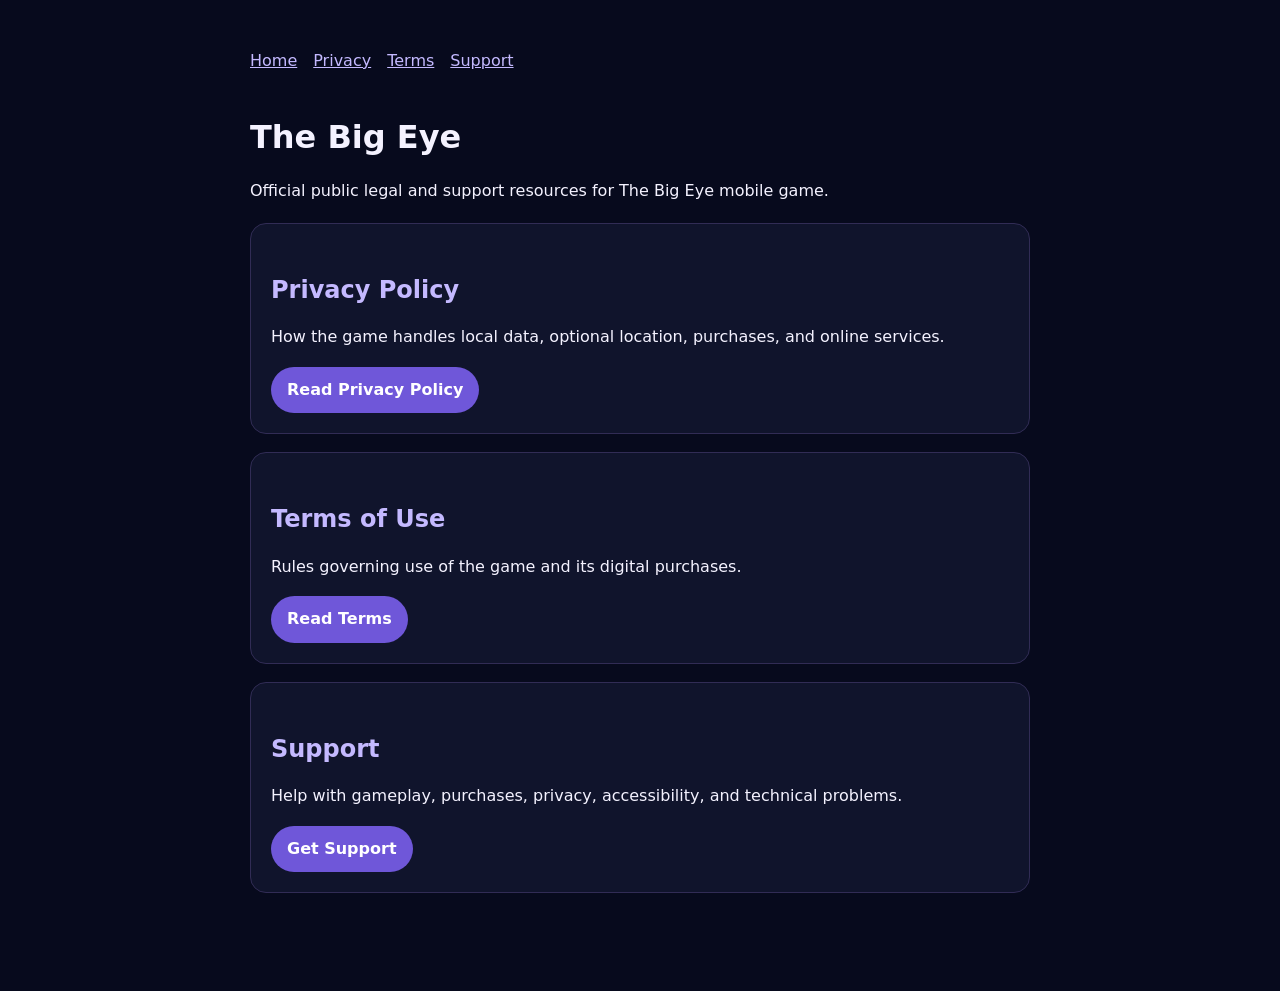
<file: index.html>
<!doctype html><html lang="en"><head><meta charset="utf-8"><meta name="viewport" content="width=device-width,initial-scale=1"><title>The Big Eye — Legal & Support</title><link rel="stylesheet" href="./styles.css"></head><body><main><nav aria-label="Legal and support"><a href="./index.html">Home</a><a href="./privacy-policy.html">Privacy</a><a href="./terms-of-use.html">Terms</a><a href="./support.html">Support</a></nav><h1>The Big Eye</h1><p>Official public legal and support resources for The Big Eye mobile game.</p><div class="card"><h2>Privacy Policy</h2><p>How the game handles local data, optional location, purchases, and online services.</p><a class="button" href="./privacy-policy.html">Read Privacy Policy</a></div><div class="card"><h2>Terms of Use</h2><p>Rules governing use of the game and its digital purchases.</p><a class="button" href="./terms-of-use.html">Read Terms</a></div><div class="card"><h2>Support</h2><p>Help with gameplay, purchases, privacy, accessibility, and technical problems.</p><a class="button" href="./support.html">Get Support</a></div></main></body></html>
</file>
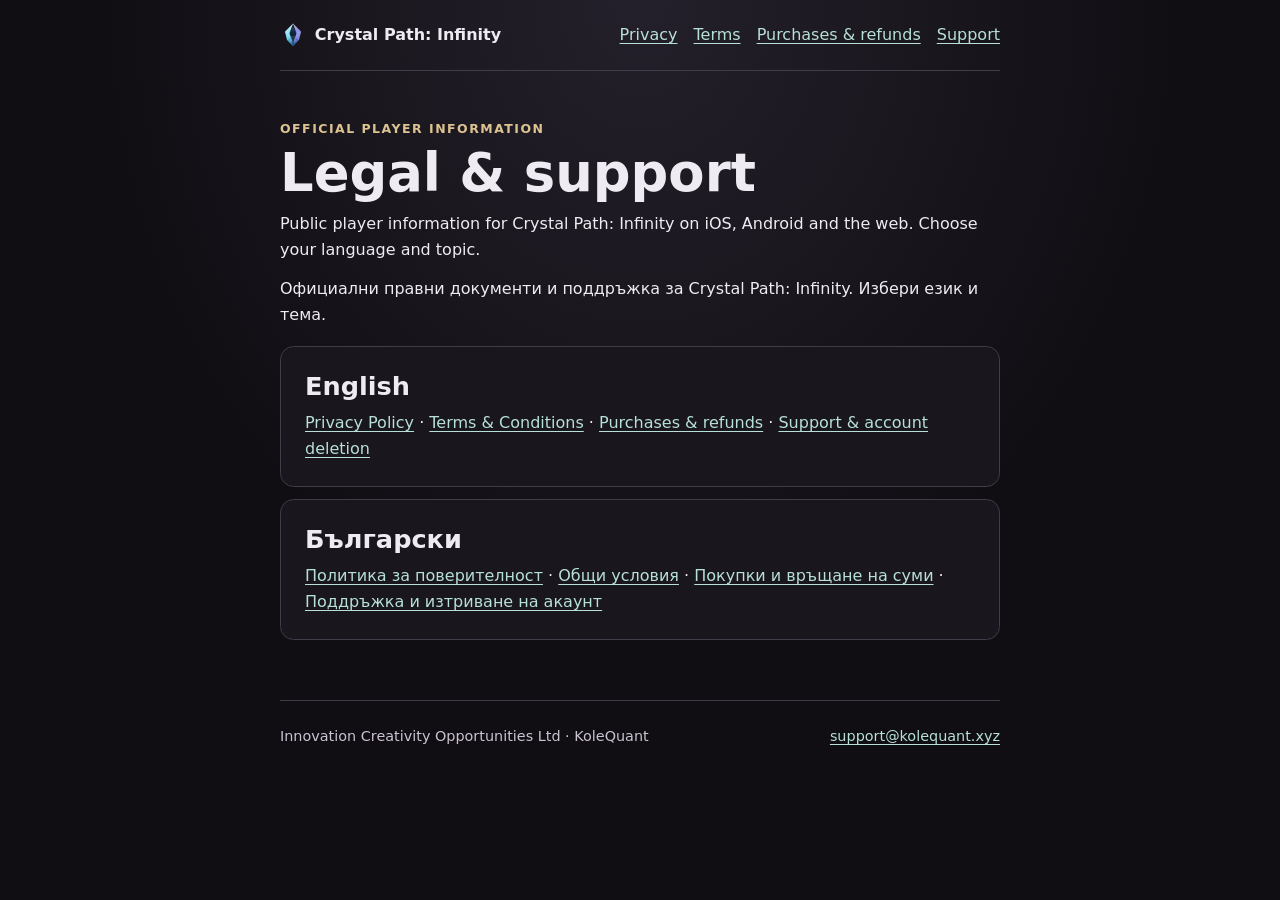
<file: crystal-path/index.html>
<!doctype html>
<html lang="en">
  <head>
    <meta charset="utf-8" />
    <meta name="viewport" content="width=device-width, initial-scale=1" />
    <meta name="color-scheme" content="dark" />
    <meta name="description" content="Official legal and support information for Crystal Path: Infinity" />
    <title>Legal information · Crystal Path: Infinity</title>
    <link rel="icon" href="./brand/prism-mark.svg" type="image/svg+xml" />
    <link rel="stylesheet" href="./player-information.css" />
  </head>
  <body>
    <header class="info-header">
      <a class="info-brand" href="./">
        <img src="./brand/prism-mark.svg" width="26" height="26" alt="" />
        <span>Crystal Path: Infinity</span>
      </a>
      <nav aria-label="Player information">
        <a href="./privacy.html">Privacy</a>
        <a href="./terms.html">Terms</a>
        <a href="./purchases.html">Purchases &amp; refunds</a>
        <a href="./support.html">Support</a>
      </nav>
    </header>
    <main id="content" class="info-content">
      <header class="info-intro">
        <p class="info-kicker">Official player information</p>
        <h1>Legal &amp; support</h1>
        <p>Public player information for Crystal Path: Infinity on iOS, Android and the web. Choose your language and topic.</p>
        <p>Официални правни документи и поддръжка за Crystal Path: Infinity. Избери език и тема.</p>
      </header>
      <section>
        <h2>English</h2>
        <p><a href="./privacy.html">Privacy Policy</a> · <a href="./terms.html">Terms &amp; Conditions</a> · <a href="./purchases.html">Purchases &amp; refunds</a> · <a href="./support.html">Support &amp; account deletion</a></p>
      </section>
      <section lang="bg">
        <h2>Български</h2>
        <p><a href="./privacy-bg.html">Политика за поверителност</a> · <a href="./terms-bg.html">Общи условия</a> · <a href="./purchases-bg.html">Покупки и връщане на суми</a> · <a href="./support-bg.html">Поддръжка и изтриване на акаунт</a></p>
      </section>
    </main>
    <footer class="info-footer">
      <p>Innovation Creativity Opportunities Ltd · KoleQuant</p>
      <a href="mailto:support@kolequant.xyz">support@kolequant.xyz</a>
    </footer>
  </body>
</html>
</file>
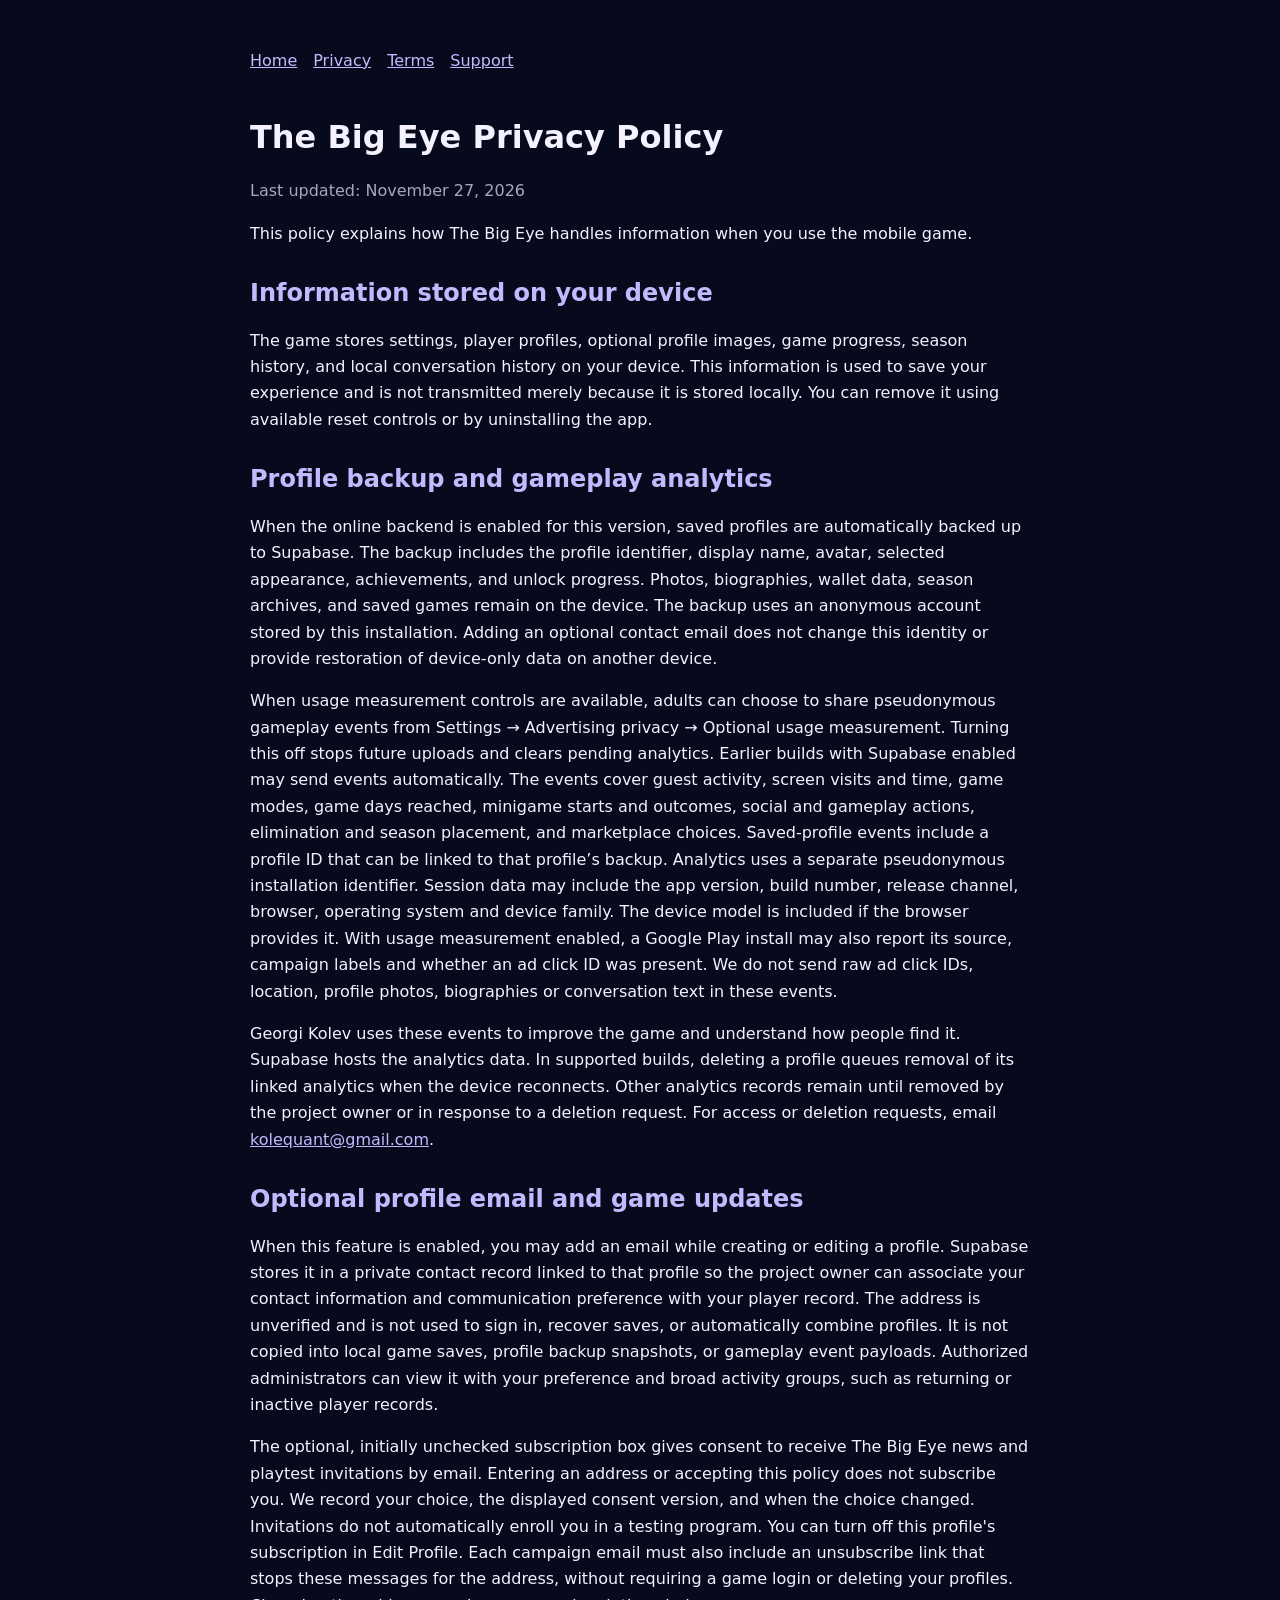
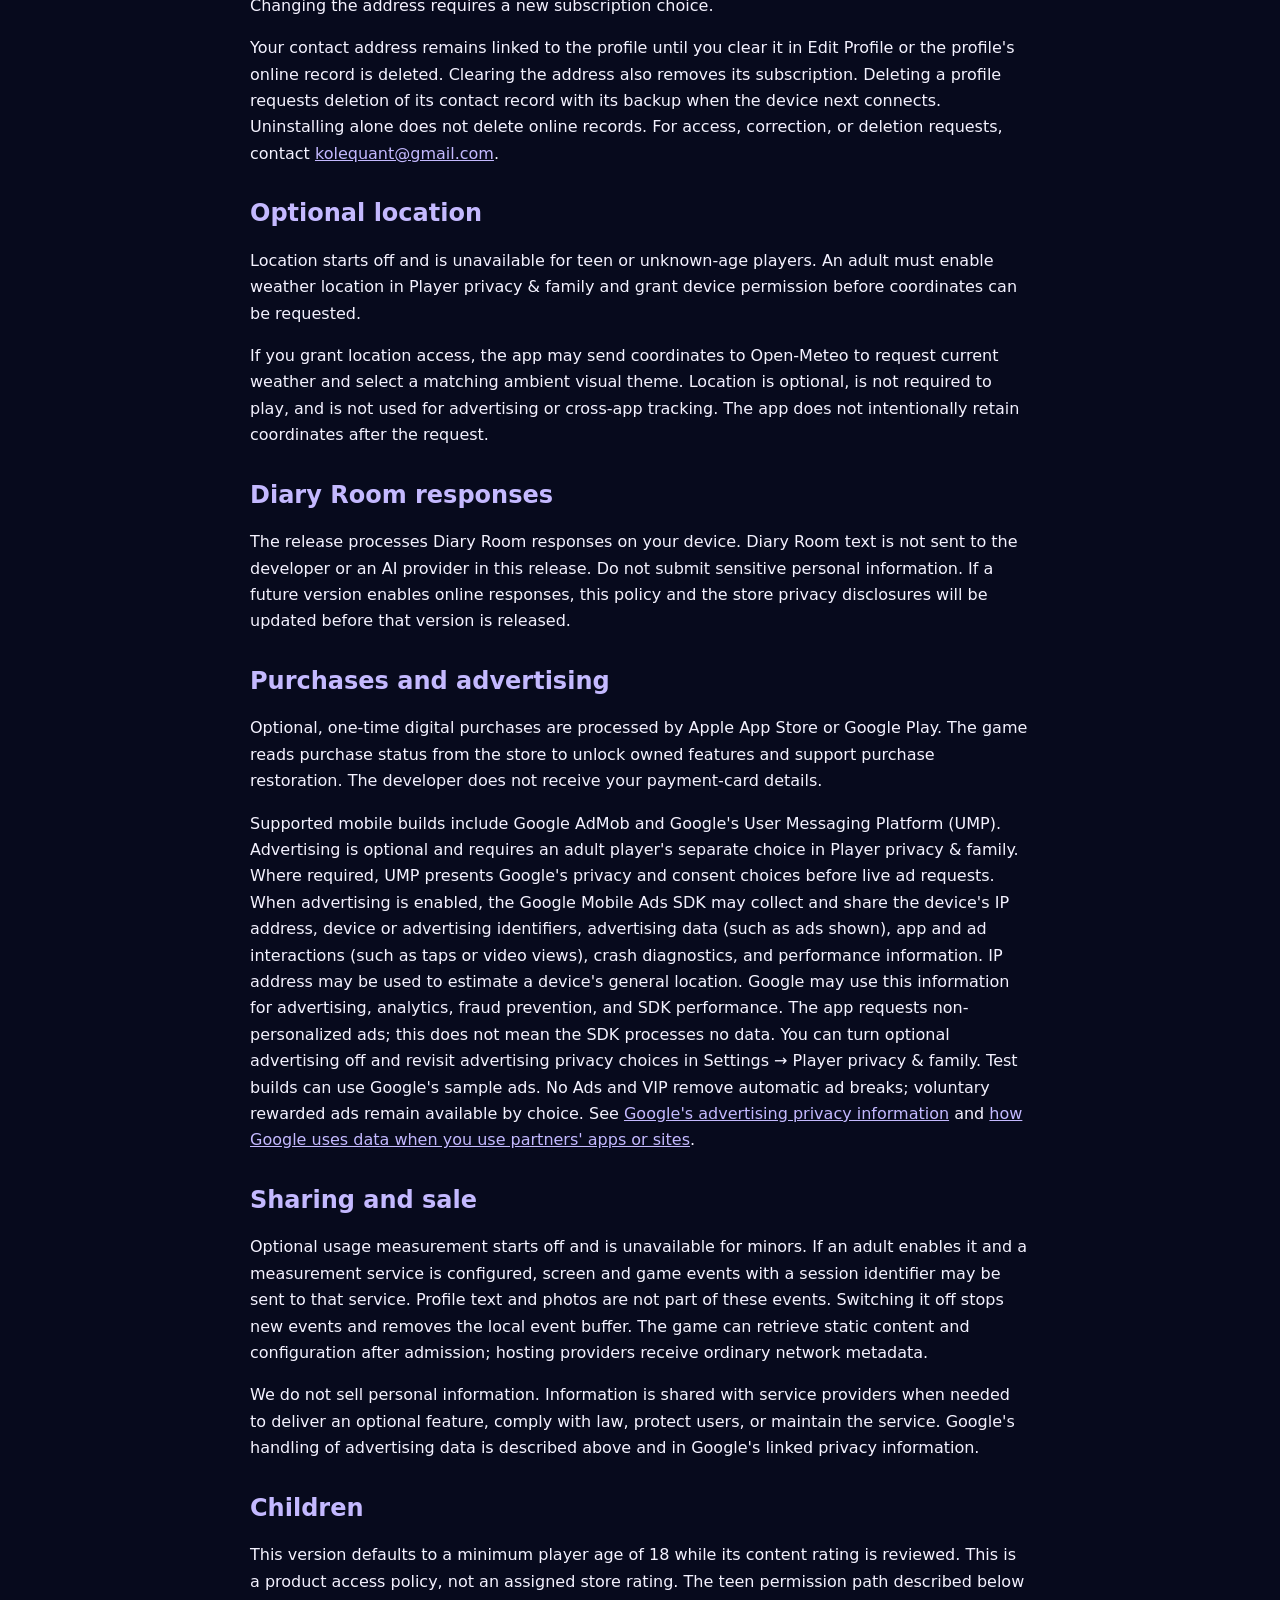
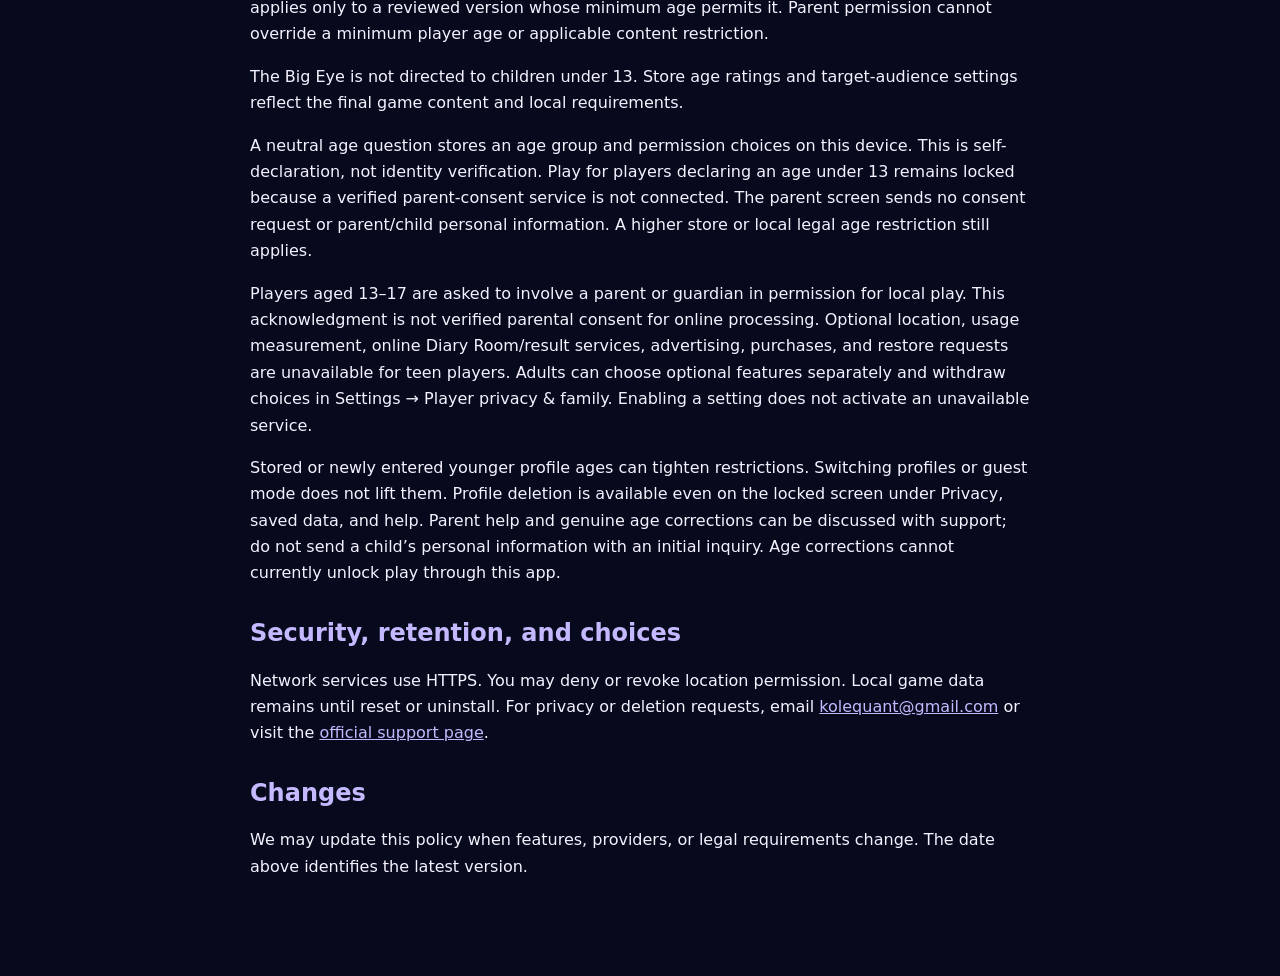
<file: privacy-policy.html>
<!doctype html>
<html lang="en">
  <head>
    <meta charset="utf-8" />
    <meta name="viewport" content="width=device-width, initial-scale=1" />
    <title>The Big Eye Privacy Policy</title>
    <link rel="stylesheet" href="./styles.css" />
  </head>
  <body>
    <main>
      <nav aria-label="Legal and support">
        <a href="./index.html">Home</a>
        <a href="./privacy-policy.html">Privacy</a>
        <a href="./terms-of-use.html">Terms</a>
        <a href="./support.html">Support</a>
      </nav>

      <h1>The Big Eye Privacy Policy</h1>
      <p class="updated">Last updated: November 27, 2026</p>
      <p>This policy explains how The Big Eye handles information when you use the mobile game.</p>

      <h2>Information stored on your device</h2>
      <p>
        The game stores settings, player profiles, optional profile images, game progress, season
        history, and local conversation history on your device. This information is used to save
        your experience and is not transmitted merely because it is stored locally. You can remove
        it using available reset controls or by uninstalling the app.
      </p>

      <h2>Profile backup and gameplay analytics</h2>
      <p>
        When the online backend is enabled for this version, saved profiles are automatically backed
        up to Supabase. The backup includes the profile identifier, display name, avatar, selected
        appearance, achievements, and unlock progress. Photos, biographies, wallet data, season
        archives, and saved games remain on the device. The backup uses an anonymous account stored
        by this installation. Adding an optional contact email does not change this identity or
        provide restoration of device-only data on another device.
      </p>
      <p>
        When usage measurement controls are available, adults can choose to share pseudonymous
        gameplay events from Settings → Advertising privacy → Optional usage measurement.
        Turning this off stops future uploads and clears pending analytics. Earlier builds with
        Supabase enabled may send events automatically. The events cover guest activity,
        screen visits and time, game modes, game days reached, minigame starts and outcomes,
        social and gameplay actions, elimination and season placement, and marketplace choices.
        Saved-profile events include a profile ID that can be linked to that profile’s backup.
        Analytics uses a separate pseudonymous installation identifier. Session data may include
        the app version, build number, release channel, browser, operating system and device family.
        The device model is included if the browser provides it. With usage measurement enabled,
        a Google Play install may also report its source,
        campaign labels and whether an ad click ID was present. We do not send raw ad click IDs,
        location, profile photos, biographies or conversation text in these events.
      </p>
      <p>
        Georgi Kolev uses these events to improve the game and understand how people find it.
        Supabase hosts the analytics data. In supported builds, deleting a profile queues removal
        of its linked analytics when the device reconnects. Other analytics records remain until
        removed by the project owner or in response to a deletion request. For access or deletion
        requests, email <a href="mailto:kolequant@gmail.com">kolequant@gmail.com</a>.
      </p>
      <h2>Optional profile email and game updates</h2>
      <p>
        When this feature is enabled, you may add an email while creating or editing a profile.
        Supabase stores it in a private contact record linked to that profile so the project owner
        can associate your contact information and communication preference with your player record.
        The address is unverified and is not used to sign in, recover saves, or automatically
        combine profiles. It is not copied into local game saves, profile backup snapshots, or
        gameplay event payloads. Authorized administrators can view it with your preference and
        broad activity groups, such as returning or inactive player records.
      </p>
      <p>
        The optional, initially unchecked subscription box gives consent to receive The Big Eye news
        and playtest invitations by email. Entering an address or accepting this policy does not
        subscribe you. We record your choice, the displayed consent version, and when the choice
        changed. Invitations do not automatically enroll you in a testing program. You can turn off
        this profile's subscription in Edit Profile. Each campaign email must also include an
        unsubscribe link that stops these messages for the address, without requiring a game login
        or deleting your profiles. Changing the address requires a new subscription choice.
      </p>
      <p>
        Your contact address remains linked to the profile until you clear it in Edit Profile or the
        profile's online record is deleted. Clearing the address also removes its subscription.
        Deleting a profile requests deletion of its contact record with its backup when the device
        next connects. Uninstalling alone does not delete online records. For access, correction, or
        deletion requests, contact <a href="mailto:kolequant@gmail.com">kolequant@gmail.com</a>.
      </p>
      <h2>Optional location</h2>
      <p>
        Location starts off and is unavailable for teen or unknown-age players. An adult must enable
        weather location in Player privacy &amp; family and grant device permission before
        coordinates can be requested.
      </p>
      <p>
        If you grant location access, the app may send coordinates to Open-Meteo to request current
        weather and select a matching ambient visual theme. Location is optional, is not required to
        play, and is not used for advertising or cross-app tracking. The app does not intentionally
        retain coordinates after the request.
      </p>

      <h2>Diary Room responses</h2>
      <p>
        The release processes Diary Room responses on your device. Diary Room text is not sent to
        the developer or an AI provider in this release. Do not submit sensitive personal
        information. If a future version enables online responses, this policy and the store privacy
        disclosures will be updated before that version is released.
      </p>

      <h2>Purchases and advertising</h2>
      <p>
        Optional, one-time digital purchases are processed by Apple App Store or Google Play. The
        game reads purchase status from the store to unlock owned features and support purchase
        restoration. The developer does not receive your payment-card details.
      </p>
      <p>
        Supported mobile builds include Google AdMob and Google's User Messaging Platform (UMP).
        Advertising is optional and requires an adult player's separate choice in Player privacy
        &amp; family. Where required, UMP presents Google's privacy and consent choices before live
        ad requests. When advertising is enabled, the Google Mobile Ads SDK may collect and share
        the device's IP address, device or advertising identifiers, advertising data (such as ads
        shown), app and ad interactions (such as taps or video views), crash diagnostics, and
        performance information. IP address may be used to estimate a device's general location.
        Google may use this information for advertising, analytics, fraud prevention, and SDK
        performance. The app requests non-personalized ads; this does not mean the SDK processes no
        data. You can turn optional advertising off and revisit advertising privacy choices in
        Settings → Player privacy &amp; family. Test builds can use Google's sample ads. No Ads and
        VIP remove automatic ad breaks; voluntary rewarded ads remain available by choice. See
        <a href="https://policies.google.com/technologies/ads">Google's advertising privacy information</a>
        and
        <a href="https://policies.google.com/technologies/partner-sites">how Google uses data when you use partners' apps or sites</a>.
      </p>

      <h2>Sharing and sale</h2>
      <p>
        Optional usage measurement starts off and is unavailable for minors. If an adult enables it
        and a measurement service is configured, screen and game events with a session identifier
        may be sent to that service. Profile text and photos are not part of these events. Switching
        it off stops new events and removes the local event buffer. The game can retrieve static
        content and configuration after admission; hosting providers receive ordinary network
        metadata.
      </p>
      <p>
        We do not sell personal information. Information is shared with service providers when
        needed to deliver an optional feature, comply with law, protect users, or maintain the
        service. Google's handling of advertising data is described above and in Google's linked
        privacy information.
      </p>

      <h2>Children</h2>
      <p>
        This version defaults to a minimum player age of 18 while its content rating is reviewed.
        This is a product access policy, not an assigned store rating. The teen permission path
        described below applies only to a reviewed version whose minimum age permits it. Parent
        permission cannot override a minimum player age or applicable content restriction.
      </p>
      <p>
        The Big Eye is not directed to children under 13. Store age ratings and target-audience
        settings reflect the final game content and local requirements.
      </p>
      <p>
        A neutral age question stores an age group and permission choices on this device. This is
        self-declaration, not identity verification. Play for players declaring an age under 13
        remains locked because a verified parent-consent service is not connected. The parent screen
        sends no consent request or parent/child personal information. A higher store or local legal
        age restriction still applies.
      </p>
      <p>
        Players aged 13–17 are asked to involve a parent or guardian in permission for local play.
        This acknowledgment is not verified parental consent for online processing. Optional
        location, usage measurement, online Diary Room/result services, advertising, purchases, and
        restore requests are unavailable for teen players. Adults can choose optional features
        separately and withdraw choices in Settings → Player privacy &amp; family. Enabling a
        setting does not activate an unavailable service.
      </p>
      <p>
        Stored or newly entered younger profile ages can tighten restrictions. Switching profiles or
        guest mode does not lift them. Profile deletion is available even on the locked screen under
        Privacy, saved data, and help. Parent help and genuine age corrections can be discussed with
        support; do not send a child’s personal information with an initial inquiry. Age corrections
        cannot currently unlock play through this app.
      </p>

      <h2>Security, retention, and choices</h2>
      <p>
        Network services use HTTPS. You may deny or revoke location permission. Local game data
        remains until reset or uninstall. For privacy or deletion requests, email
        <a href="mailto:kolequant@gmail.com">kolequant@gmail.com</a> or visit the
        <a href="https://georgi-cole.github.io/big-eye-legal/support.html">official support page</a>.
      </p>

      <h2>Changes</h2>
      <p>
        We may update this policy when features, providers, or legal requirements change. The date
        above identifies the latest version.
      </p>
    </main>
  </body>
</html>
</file>
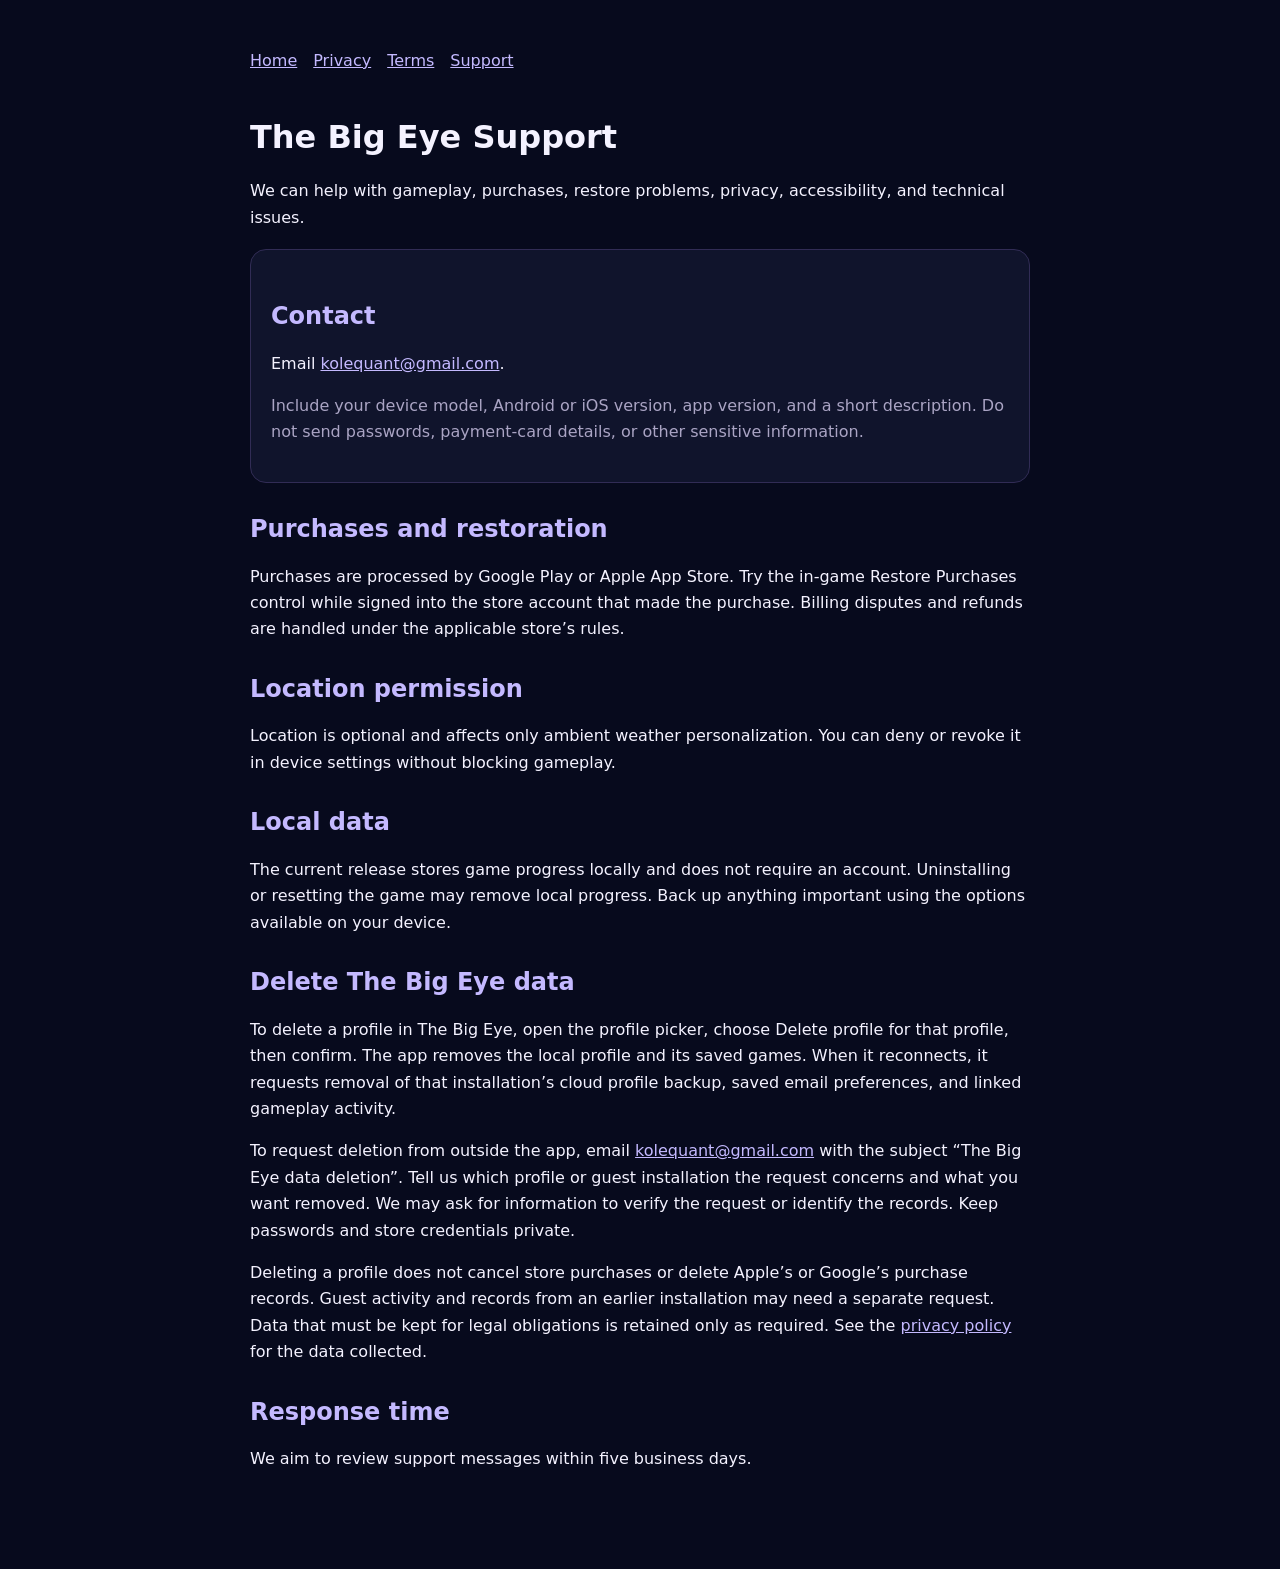
<file: support.html>
<!doctype html><html lang="en"><head><meta charset="utf-8"><meta name="viewport" content="width=device-width,initial-scale=1"><title>The Big Eye Support</title><link rel="stylesheet" href="./styles.css"></head><body><main><nav aria-label="Legal and support"><a href="./index.html">Home</a><a href="./privacy-policy.html">Privacy</a><a href="./terms-of-use.html">Terms</a><a href="./support.html">Support</a></nav><h1>The Big Eye Support</h1><p>We can help with gameplay, purchases, restore problems, privacy, accessibility, and technical issues.</p><div class="card"><h2>Contact</h2><p>Email <a href="mailto:kolequant@gmail.com">kolequant@gmail.com</a>.</p><p class="muted">Include your device model, Android or iOS version, app version, and a short description. Do not send passwords, payment-card details, or other sensitive information.</p></div><h2>Purchases and restoration</h2><p>Purchases are processed by Google Play or Apple App Store. Try the in-game Restore Purchases control while signed into the store account that made the purchase. Billing disputes and refunds are handled under the applicable store’s rules.</p><h2>Location permission</h2><p>Location is optional and affects only ambient weather personalization. You can deny or revoke it in device settings without blocking gameplay.</p><h2>Local data</h2><p>The current release stores game progress locally and does not require an account. Uninstalling or resetting the game may remove local progress. Back up anything important using the options available on your device.</p><section id="delete-data"><h2>Delete The Big Eye data</h2><p>To delete a profile in The Big Eye, open the profile picker, choose Delete profile for that profile, then confirm. The app removes the local profile and its saved games. When it reconnects, it requests removal of that installation’s cloud profile backup, saved email preferences, and linked gameplay activity.</p><p>To request deletion from outside the app, email <a href="mailto:kolequant@gmail.com?subject=The%20Big%20Eye%20data%20deletion">kolequant@gmail.com</a> with the subject “The Big Eye data deletion”. Tell us which profile or guest installation the request concerns and what you want removed. We may ask for information to verify the request or identify the records. Keep passwords and store credentials private.</p><p>Deleting a profile does not cancel store purchases or delete Apple’s or Google’s purchase records. Guest activity and records from an earlier installation may need a separate request. Data that must be kept for legal obligations is retained only as required. See the <a href="./privacy-policy.html">privacy policy</a> for the data collected.</p></section><h2>Response time</h2><p>We aim to review support messages within five business days.</p></main></body></html>
</file>
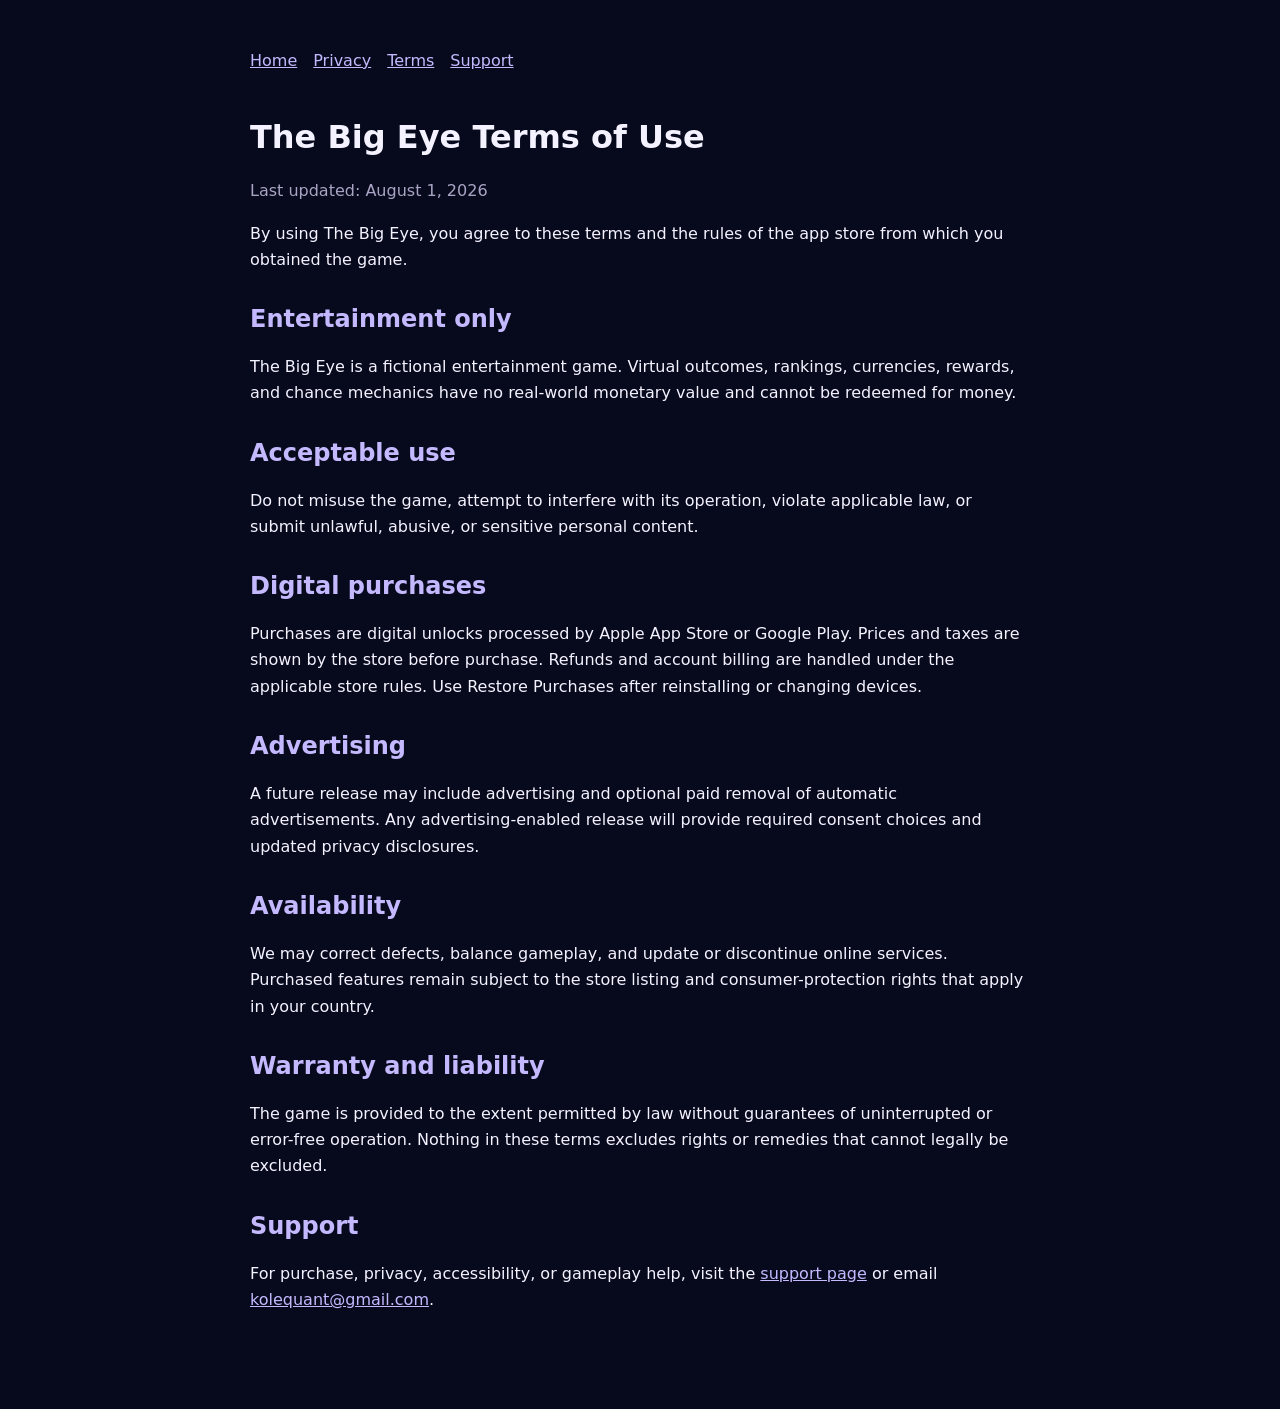
<file: terms-of-use.html>
<!doctype html><html lang="en"><head><meta charset="utf-8"><meta name="viewport" content="width=device-width,initial-scale=1"><title>The Big Eye Terms of Use</title><link rel="stylesheet" href="./styles.css"></head><body><main><nav aria-label="Legal and support"><a href="./index.html">Home</a><a href="./privacy-policy.html">Privacy</a><a href="./terms-of-use.html">Terms</a><a href="./support.html">Support</a></nav><h1>The Big Eye Terms of Use</h1><p class="updated">Last updated: August 1, 2026</p><p>By using The Big Eye, you agree to these terms and the rules of the app store from which you obtained the game.</p><h2>Entertainment only</h2><p>The Big Eye is a fictional entertainment game. Virtual outcomes, rankings, currencies, rewards, and chance mechanics have no real-world monetary value and cannot be redeemed for money.</p><h2>Acceptable use</h2><p>Do not misuse the game, attempt to interfere with its operation, violate applicable law, or submit unlawful, abusive, or sensitive personal content.</p><h2>Digital purchases</h2><p>Purchases are digital unlocks processed by Apple App Store or Google Play. Prices and taxes are shown by the store before purchase. Refunds and account billing are handled under the applicable store rules. Use Restore Purchases after reinstalling or changing devices.</p><h2>Advertising</h2><p>A future release may include advertising and optional paid removal of automatic advertisements. Any advertising-enabled release will provide required consent choices and updated privacy disclosures.</p><h2>Availability</h2><p>We may correct defects, balance gameplay, and update or discontinue online services. Purchased features remain subject to the store listing and consumer-protection rights that apply in your country.</p><h2>Warranty and liability</h2><p>The game is provided to the extent permitted by law without guarantees of uninterrupted or error-free operation. Nothing in these terms excludes rights or remedies that cannot legally be excluded.</p><h2>Support</h2><p>For purchase, privacy, accessibility, or gameplay help, visit the <a href="./support.html">support page</a> or email <a href="mailto:kolequant@gmail.com">kolequant@gmail.com</a>.</p></main></body></html>
</file>
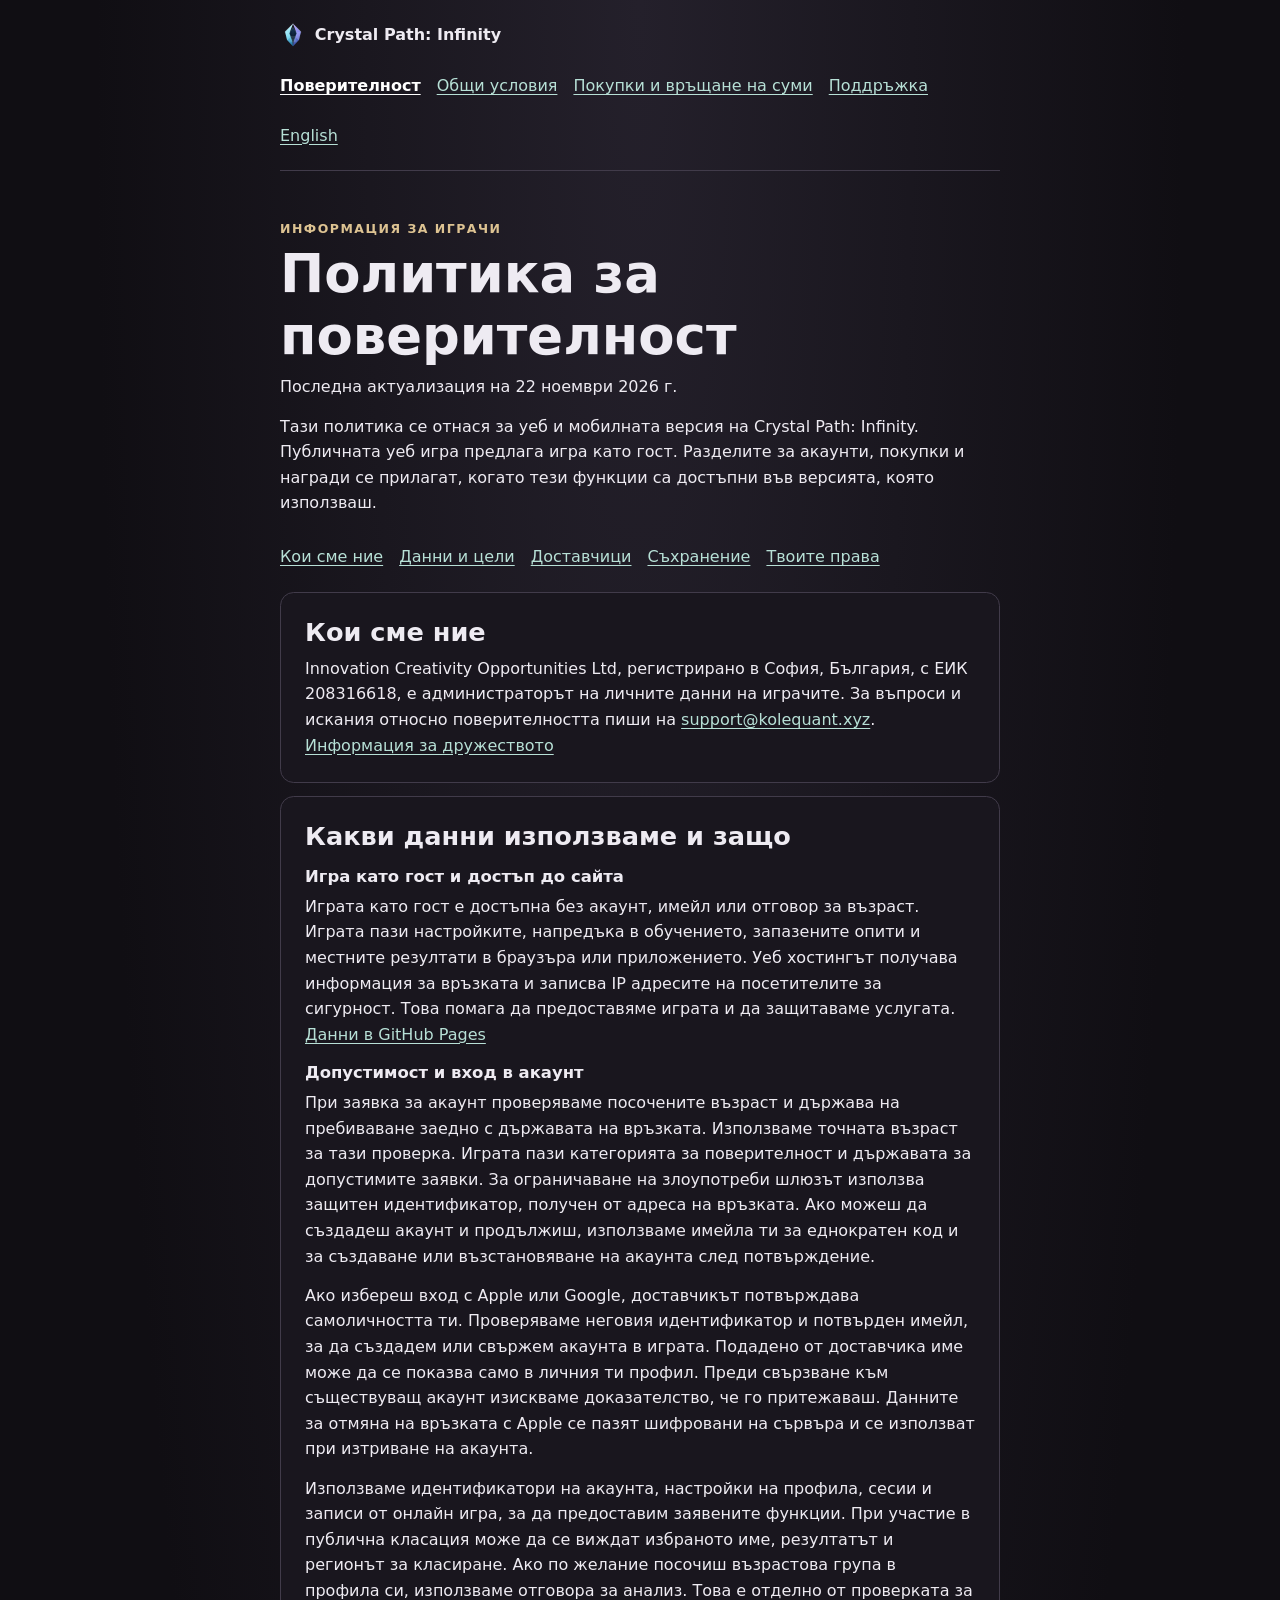
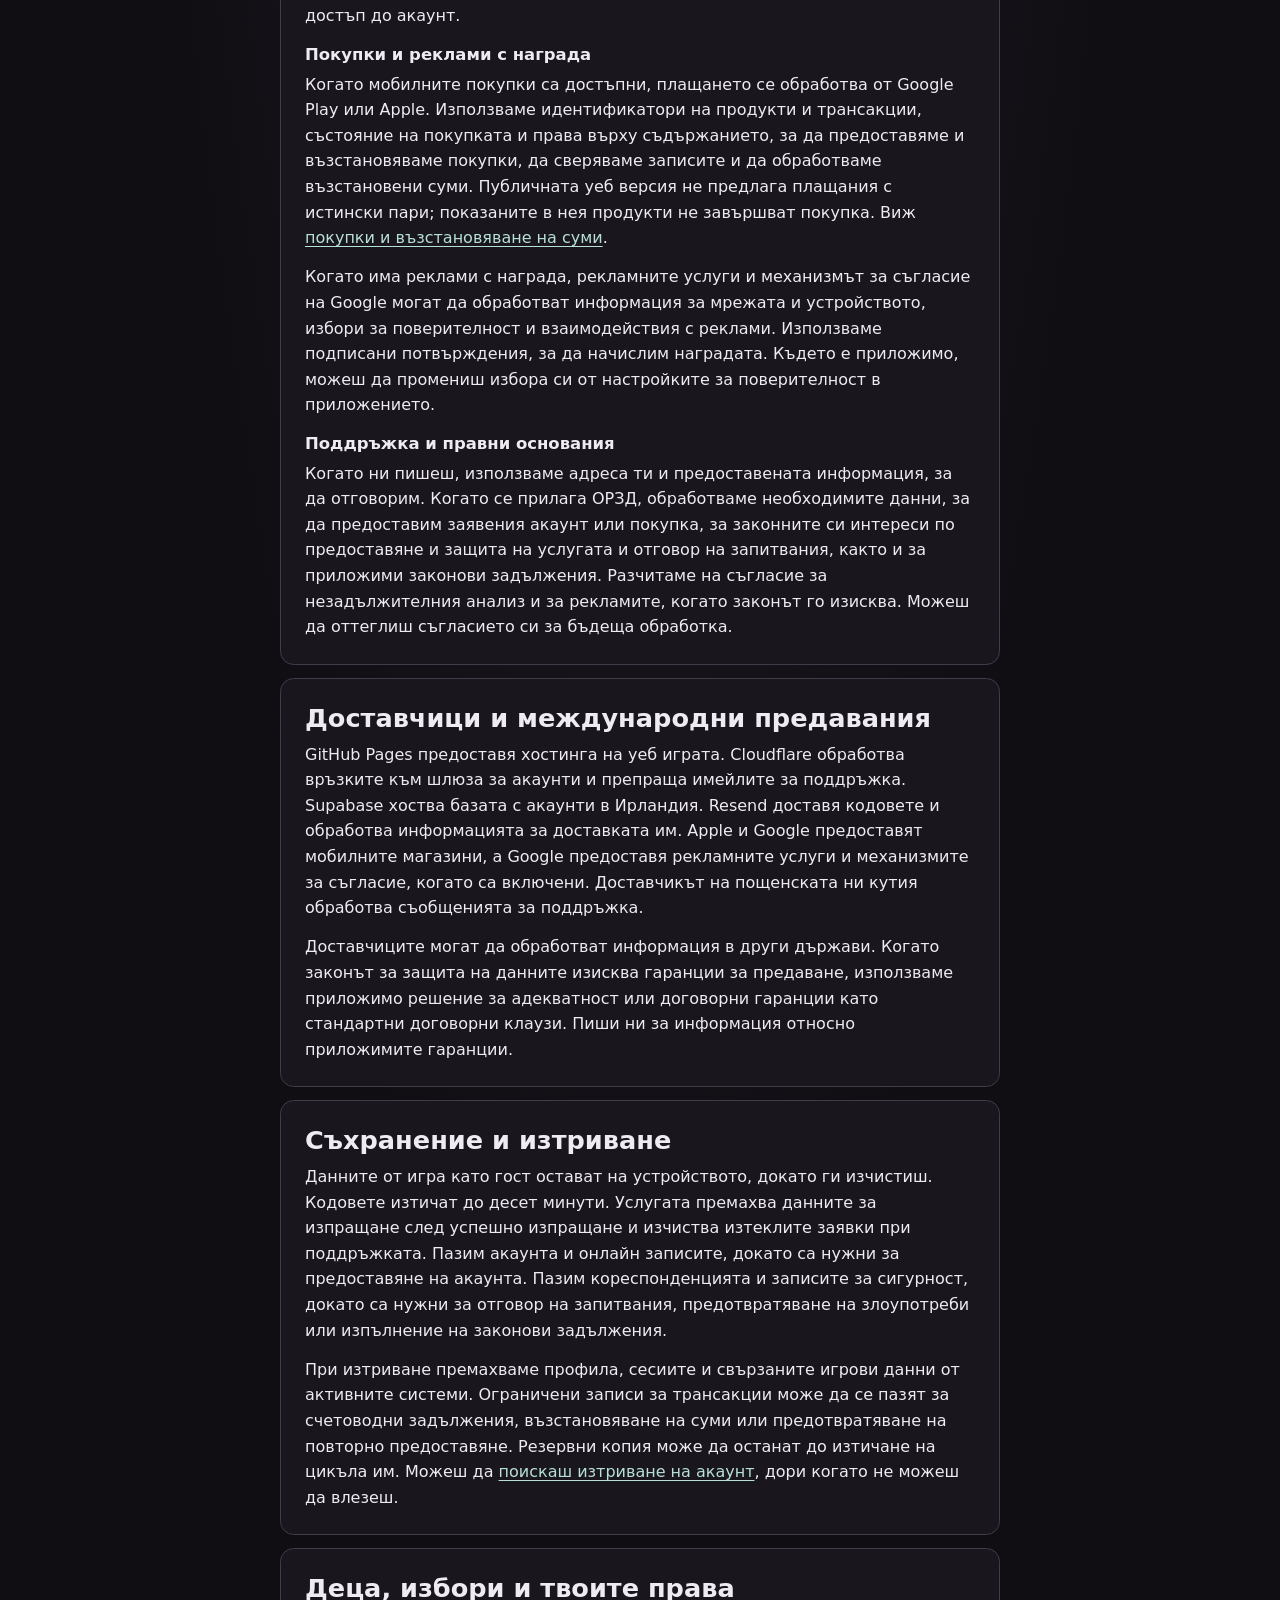
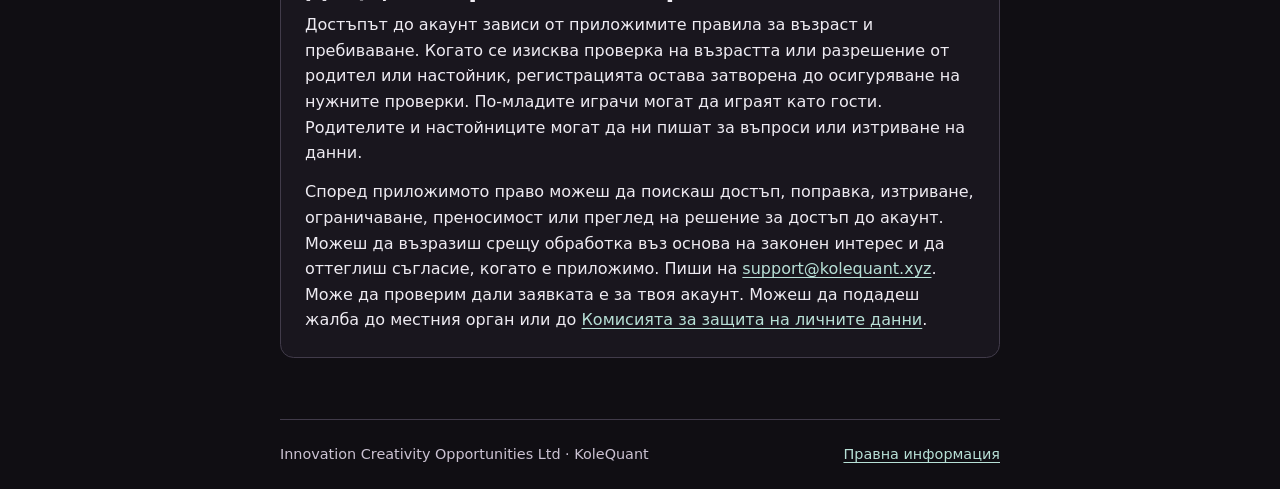
<file: crystal-path/privacy-bg.html>
<!doctype html>
<html lang="bg">
  <head>
    <meta charset="utf-8" />
    <meta name="viewport" content="width=device-width, initial-scale=1" />
    <meta name="color-scheme" content="dark" />
    <meta name="description" content="Политика за поверителност · Crystal Path: Infinity" />
    <title>Политика за поверителност · Crystal Path: Infinity</title>
    <link rel="icon" href="./brand/prism-mark.svg" type="image/svg+xml" />
    <link rel="stylesheet" href="./player-information.css" />
  </head>
  <body>
    <a class="info-skip" href="#content">Към съдържанието</a>
    <header class="info-header">
      <a class="info-brand" href="./">
        <img src="./brand/prism-mark.svg" width="26" height="26" alt="" />
        <span>Crystal Path: Infinity</span>
      </a>
      <nav aria-label="Информация за играчи">
        <a href="./privacy-bg.html" aria-current="page">Поверителност</a>
        <a href="./terms-bg.html">Общи условия</a>
        <a href="./purchases-bg.html">Покупки и връщане на суми</a>
        <a href="./support-bg.html">Поддръжка</a>
        <a href="./privacy.html" lang="en" hreflang="en">English</a>
      </nav>
    </header>
    <main id="content" class="info-content">
      <header class="info-intro">
        <p class="info-kicker">Информация за играчи</p>
        <h1>Политика за поверителност</h1>
        <p>Последна актуализация на <time datetime="2026-11-22">22 ноември 2026 г.</time></p>
        <p>
          Тази политика се отнася за уеб и мобилната версия на Crystal Path: Infinity. Публичната
          уеб игра предлага игра като гост. Разделите за акаунти, покупки и награди се прилагат,
          когато тези функции са достъпни във версията, която използваш.
        </p>
      </header>
      <nav class="info-index" aria-label="На тази страница">
        <a href="#controller">Кои сме ние</a>
        <a href="#data">Данни и цели</a>
        <a href="#providers">Доставчици</a>
        <a href="#retention">Съхранение</a>
        <a href="#rights">Твоите права</a>
      </nav>
      <section id="controller">
        <h2>Кои сме ние</h2>
        <p>
          Innovation Creativity Opportunities Ltd, регистрирано в София, България, с ЕИК 208316618,
          е администраторът на личните данни на играчите. За въпроси и искания относно
          поверителността пиши на <a href="mailto:support@kolequant.xyz">support@kolequant.xyz</a>.
          <a href="https://kolequant.xyz/en/company.html">Информация за дружеството</a>
        </p>
      </section>
      <section id="data">
        <h2>Какви данни използваме и защо</h2>
        <h3>Игра като гост и достъп до сайта</h3>
        <p>
          Играта като гост е достъпна без акаунт, имейл или отговор за възраст. Играта пази
          настройките, напредъка в обучението, запазените опити и местните резултати в браузъра или
          приложението. Уеб хостингът получава информация за връзката и записва IP адресите на
          посетителите за сигурност. Това помага да предоставяме играта и да защитаваме услугата.
          <a
            href="https://docs.github.com/en/pages/getting-started-with-github-pages/what-is-github-pages#data-collection"
            >Данни в GitHub Pages</a
          >
        </p>
        <h3>Допустимост и вход в акаунт</h3>
        <p>
          При заявка за акаунт проверяваме посочените възраст и държава на пребиваване заедно с
          държавата на връзката. Използваме точната възраст за тази проверка. Играта пази
          категорията за поверителност и държавата за допустимите заявки. За ограничаване на
          злоупотреби шлюзът използва защитен идентификатор, получен от адреса на връзката. Ако
          можеш да създадеш акаунт и продължиш, използваме имейла ти за еднократен код и за
          създаване или възстановяване на акаунта след потвърждение.
        </p>
        <p>
          Ако избереш вход с Apple или Google, доставчикът потвърждава самоличността ти. Проверяваме
          неговия идентификатор и потвърден имейл, за да създадем или свържем акаунта в играта.
          Подадено от доставчика име може да се показва само в личния ти профил. Преди свързване към
          съществуващ акаунт изискваме доказателство, че го притежаваш. Данните за отмяна на
          връзката с Apple се пазят шифровани на сървъра и се използват при изтриване на акаунта.
        </p>
        <p>
          Използваме идентификатори на акаунта, настройки на профила, сесии и записи от онлайн игра,
          за да предоставим заявените функции. При участие в публична класация може да се виждат
          избраното име, резултатът и регионът за класиране. Ако по желание посочиш възрастова група
          в профила си, използваме отговора за анализ. Това е отделно от проверката за достъп до
          акаунт.
        </p>
        <h3>Покупки и реклами с награда</h3>
        <p>
          Когато мобилните покупки са достъпни, плащането се обработва от Google Play или Apple.
          Използваме идентификатори на продукти и трансакции, състояние на покупката и права върху
          съдържанието, за да предоставяме и възстановяваме покупки, да сверяваме записите и да
          обработваме възстановени суми. Публичната уеб версия не предлага плащания с истински пари;
          показаните в нея продукти не завършват покупка. Виж
          <a href="./purchases-bg.html">покупки и възстановяване на суми</a>.
        </p>
        <p>
          Когато има реклами с награда, рекламните услуги и механизмът за съгласие на Google могат
          да обработват информация за мрежата и устройството, избори за поверителност и
          взаимодействия с реклами. Използваме подписани потвърждения, за да начислим наградата.
          Където е приложимо, можеш да промениш избора си от настройките за поверителност в
          приложението.
        </p>
        <h3>Поддръжка и правни основания</h3>
        <p>
          Когато ни пишеш, използваме адреса ти и предоставената информация, за да отговорим. Когато
          се прилага ОРЗД, обработваме необходимите данни, за да предоставим заявения акаунт или
          покупка, за законните си интереси по предоставяне и защита на услугата и отговор на
          запитвания, както и за приложими законови задължения. Разчитаме на съгласие за
          незадължителния анализ и за рекламите, когато законът го изисква. Можеш да оттеглиш
          съгласието си за бъдеща обработка.
        </p>
      </section>
      <section id="providers">
        <h2>Доставчици и международни предавания</h2>
        <p>
          GitHub Pages предоставя хостинга на уеб играта. Cloudflare обработва връзките към шлюза за
          акаунти и препраща имейлите за поддръжка. Supabase хоства базата с акаунти в Ирландия.
          Resend доставя кодовете и обработва информацията за доставката им. Apple и Google
          предоставят мобилните магазини, а Google предоставя рекламните услуги и механизмите за
          съгласие, когато са включени. Доставчикът на пощенската ни кутия обработва съобщенията за
          поддръжка.
        </p>
        <p>
          Доставчиците могат да обработват информация в други държави. Когато законът за защита на
          данните изисква гаранции за предаване, използваме приложимо решение за адекватност или
          договорни гаранции като стандартни договорни клаузи. Пиши ни за информация относно
          приложимите гаранции.
        </p>
      </section>
      <section id="retention">
        <h2>Съхранение и изтриване</h2>
        <p>
          Данните от игра като гост остават на устройството, докато ги изчистиш. Кодовете изтичат до
          десет минути. Услугата премахва данните за изпращане след успешно изпращане и изчиства
          изтеклите заявки при поддръжката. Пазим акаунта и онлайн записите, докато са нужни за
          предоставяне на акаунта. Пазим кореспонденцията и записите за сигурност, докато са нужни
          за отговор на запитвания, предотвратяване на злоупотреби или изпълнение на законови
          задължения.
        </p>
        <p>
          При изтриване премахваме профила, сесиите и свързаните игрови данни от активните системи.
          Ограничени записи за трансакции може да се пазят за счетоводни задължения, възстановяване
          на суми или предотвратяване на повторно предоставяне. Резервни копия може да останат до
          изтичане на цикъла им. Можеш да
          <a href="./support-bg.html#account-deletion">поискаш изтриване на акаунт</a>, дори когато
          не можеш да влезеш.
        </p>
      </section>
      <section id="rights">
        <h2>Деца, избори и твоите права</h2>
        <p>
          Достъпът до акаунт зависи от приложимите правила за възраст и пребиваване. Когато се
          изисква проверка на възрастта или разрешение от родител или настойник, регистрацията
          остава затворена до осигуряване на нужните проверки. По-младите играчи могат да играят
          като гости. Родителите и настойниците могат да ни пишат за въпроси или изтриване на данни.
        </p>
        <p>
          Според приложимото право можеш да поискаш достъп, поправка, изтриване, ограничаване,
          преносимост или преглед на решение за достъп до акаунт. Можеш да възразиш срещу обработка
          въз основа на законен интерес и да оттеглиш съгласие, когато е приложимо. Пиши на
          <a href="mailto:support@kolequant.xyz">support@kolequant.xyz</a>. Може да проверим дали
          заявката е за твоя акаунт. Можеш да подадеш жалба до местния орган или до
          <a href="https://cpdp.bg/">Комисията за защита на личните данни</a>.
        </p>
      </section>
    </main>
    <footer class="info-footer">
      <p>Innovation Creativity Opportunities Ltd · KoleQuant</p>
      <a href="./">Правна информация</a>
    </footer>
  </body>
</html>
</file>
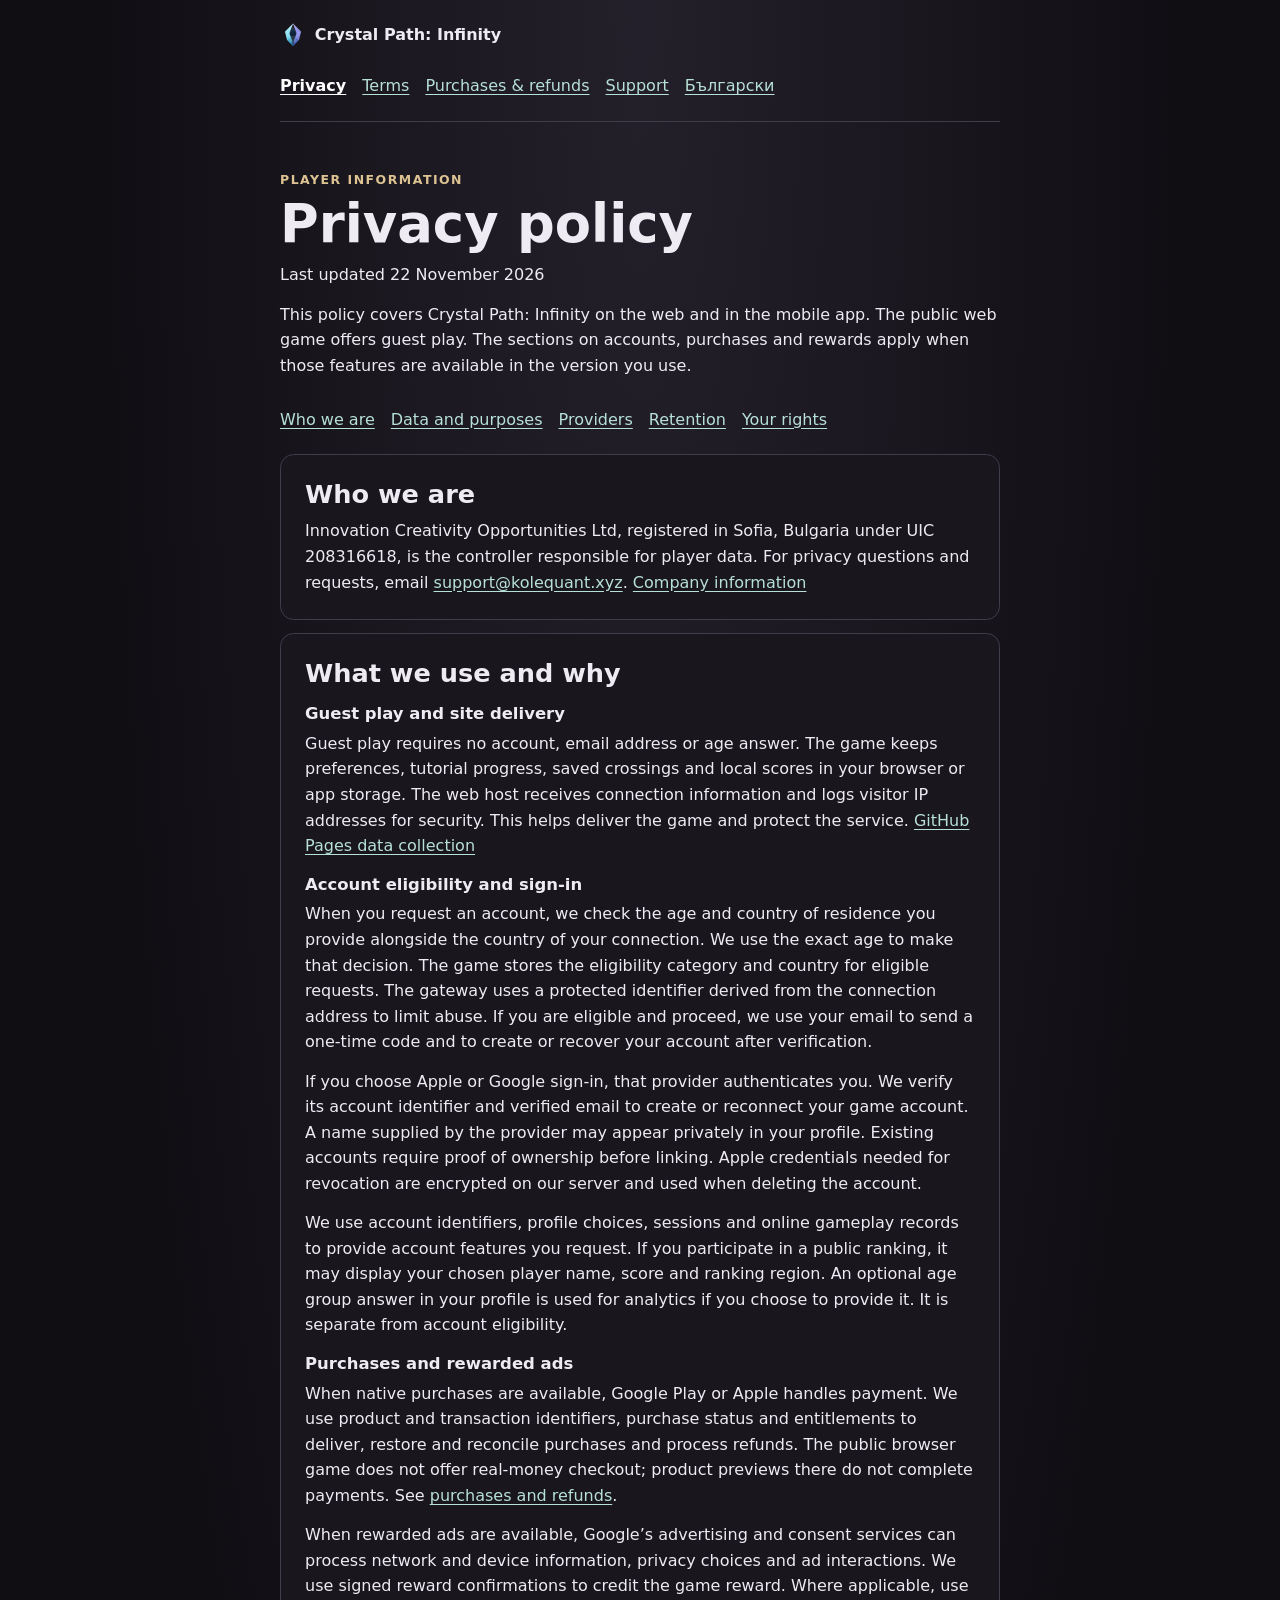
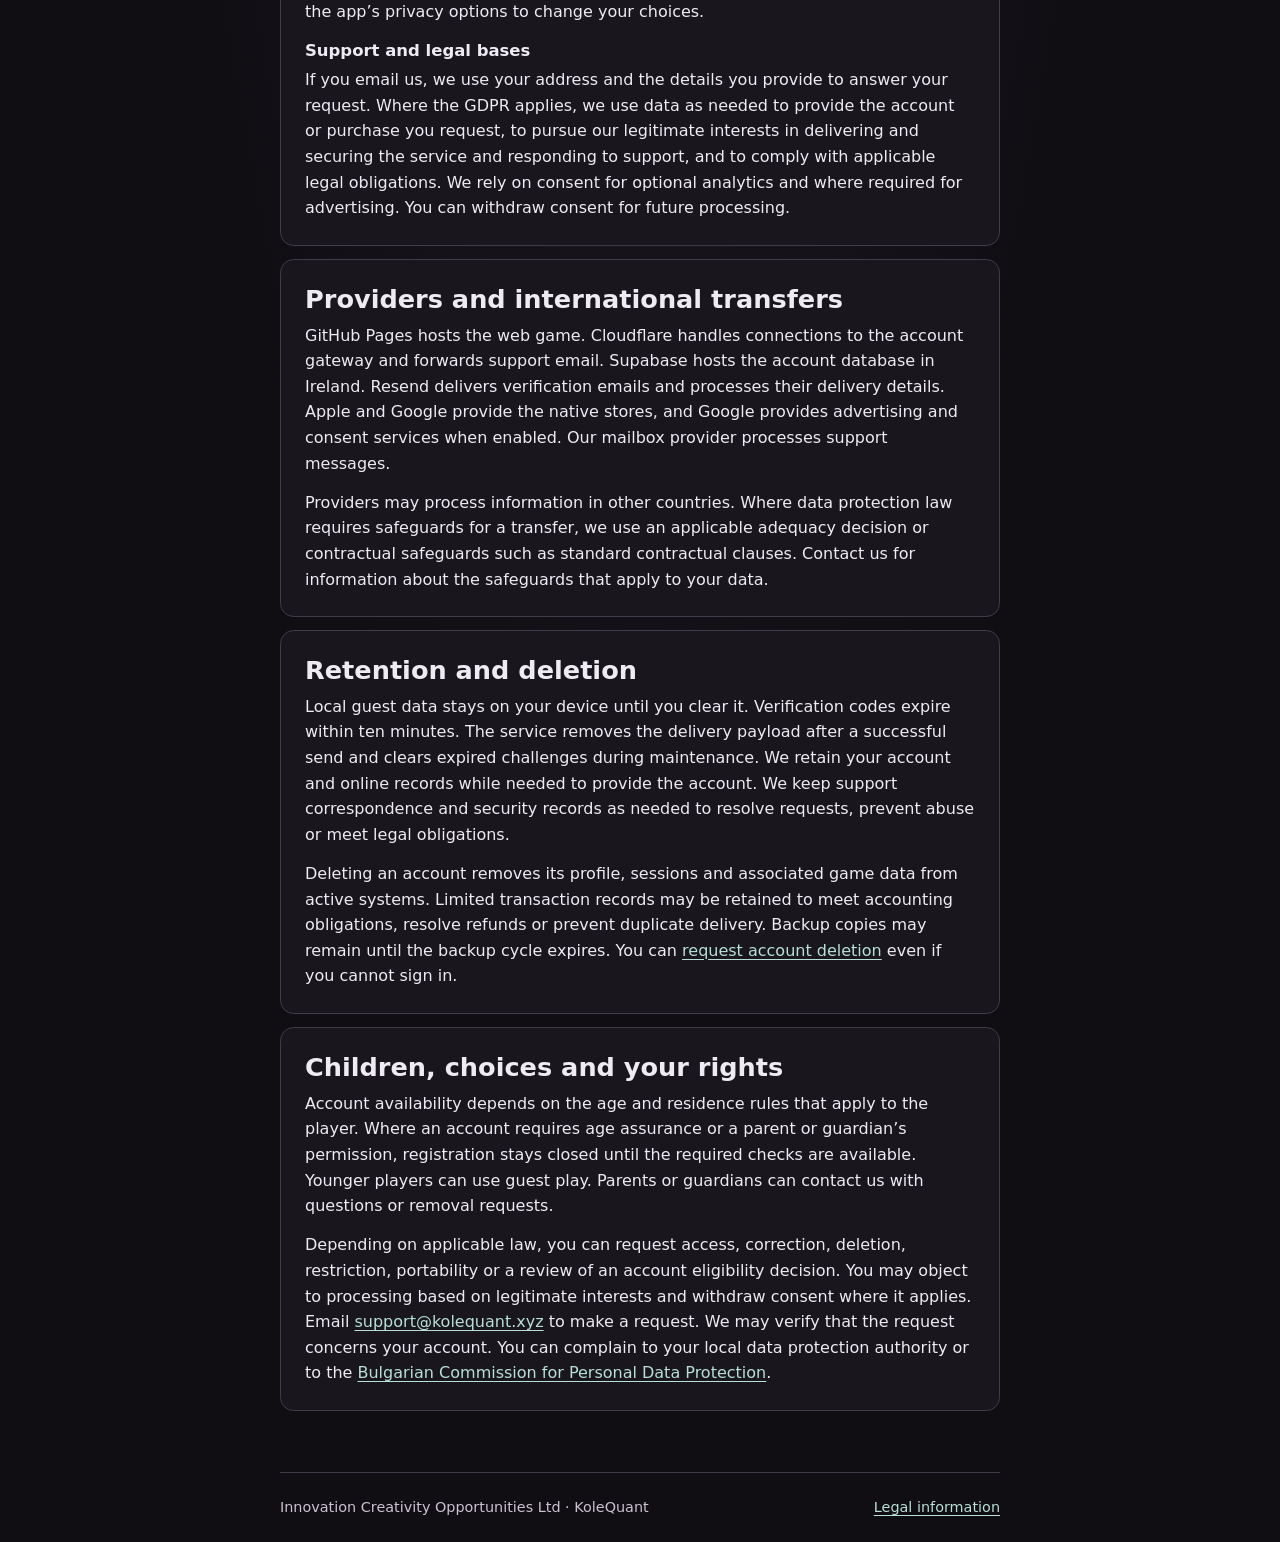
<file: crystal-path/privacy.html>
<!doctype html>
<html lang="en">
  <head>
    <meta charset="utf-8" />
    <meta name="viewport" content="width=device-width, initial-scale=1" />
    <meta name="color-scheme" content="dark" />
    <meta name="description" content="Privacy policy · Crystal Path: Infinity" />
    <title>Privacy policy · Crystal Path: Infinity</title>
    <link rel="icon" href="./brand/prism-mark.svg" type="image/svg+xml" />
    <link rel="stylesheet" href="./player-information.css" />
  </head>
  <body>
    <a class="info-skip" href="#content">Skip to content</a>
    <header class="info-header">
      <a class="info-brand" href="./">
        <img src="./brand/prism-mark.svg" width="26" height="26" alt="" />
        <span>Crystal Path: Infinity</span>
      </a>
      <nav aria-label="Player information">
        <a href="./privacy.html" aria-current="page">Privacy</a>
        <a href="./terms.html">Terms</a>
        <a href="./purchases.html">Purchases &amp; refunds</a>
        <a href="./support.html">Support</a>
        <a href="./privacy-bg.html" lang="bg" hreflang="bg">Български</a>
      </nav>
    </header>
    <main id="content" class="info-content">
      <header class="info-intro">
        <p class="info-kicker">Player information</p>
        <h1>Privacy policy</h1>
        <p>Last updated <time datetime="2026-11-22">22 November 2026</time></p>
        <p>
          This policy covers Crystal Path: Infinity on the web and in the mobile app. The public web
          game offers guest play. The sections on accounts, purchases and rewards apply when those
          features are available in the version you use.
        </p>
      </header>
      <nav class="info-index" aria-label="On this page">
        <a href="#controller">Who we are</a>
        <a href="#data">Data and purposes</a>
        <a href="#providers">Providers</a>
        <a href="#retention">Retention</a>
        <a href="#rights">Your rights</a>
      </nav>
      <section id="controller">
        <h2>Who we are</h2>
        <p>
          Innovation Creativity Opportunities Ltd, registered in Sofia, Bulgaria under UIC
          208316618, is the controller responsible for player data. For privacy questions and
          requests, email <a href="mailto:support@kolequant.xyz">support@kolequant.xyz</a>.
          <a href="https://kolequant.xyz/en/company.html">Company information</a>
        </p>
      </section>
      <section id="data">
        <h2>What we use and why</h2>
        <h3>Guest play and site delivery</h3>
        <p>
          Guest play requires no account, email address or age answer. The game keeps preferences,
          tutorial progress, saved crossings and local scores in your browser or app storage. The
          web host receives connection information and logs visitor IP addresses for security. This
          helps deliver the game and protect the service.
          <a
            href="https://docs.github.com/en/pages/getting-started-with-github-pages/what-is-github-pages#data-collection"
            >GitHub Pages data collection</a
          >
        </p>
        <h3>Account eligibility and sign-in</h3>
        <p>
          When you request an account, we check the age and country of residence you provide
          alongside the country of your connection. We use the exact age to make that decision. The
          game stores the eligibility category and country for eligible requests. The gateway uses a
          protected identifier derived from the connection address to limit abuse. If you are
          eligible and proceed, we use your email to send a one-time code and to create or recover
          your account after verification.
        </p>
        <p>
          If you choose Apple or Google sign-in, that provider authenticates you. We verify its
          account identifier and verified email to create or reconnect your game account. A name
          supplied by the provider may appear privately in your profile. Existing accounts require
          proof of ownership before linking. Apple credentials needed for revocation are encrypted
          on our server and used when deleting the account.
        </p>
        <p>
          We use account identifiers, profile choices, sessions and online gameplay records to
          provide account features you request. If you participate in a public ranking, it may
          display your chosen player name, score and ranking region. An optional age group answer in
          your profile is used for analytics if you choose to provide it. It is separate from
          account eligibility.
        </p>
        <h3>Purchases and rewarded ads</h3>
        <p>
          When native purchases are available, Google Play or Apple handles payment. We use product
          and transaction identifiers, purchase status and entitlements to deliver, restore and
          reconcile purchases and process refunds. The public browser game does not offer real-money
          checkout; product previews there do not complete payments. See
          <a href="./purchases.html">purchases and refunds</a>.
        </p>
        <p>
          When rewarded ads are available, Google’s advertising and consent services can process
          network and device information, privacy choices and ad interactions. We use signed reward
          confirmations to credit the game reward. Where applicable, use the app’s privacy options
          to change your choices.
        </p>
        <h3>Support and legal bases</h3>
        <p>
          If you email us, we use your address and the details you provide to answer your request.
          Where the GDPR applies, we use data as needed to provide the account or purchase you
          request, to pursue our legitimate interests in delivering and securing the service and
          responding to support, and to comply with applicable legal obligations. We rely on consent
          for optional analytics and where required for advertising. You can withdraw consent for
          future processing.
        </p>
      </section>
      <section id="providers">
        <h2>Providers and international transfers</h2>
        <p>
          GitHub Pages hosts the web game. Cloudflare handles connections to the account gateway and
          forwards support email. Supabase hosts the account database in Ireland. Resend delivers
          verification emails and processes their delivery details. Apple and Google provide the
          native stores, and Google provides advertising and consent services when enabled. Our
          mailbox provider processes support messages.
        </p>
        <p>
          Providers may process information in other countries. Where data protection law requires
          safeguards for a transfer, we use an applicable adequacy decision or contractual
          safeguards such as standard contractual clauses. Contact us for information about the
          safeguards that apply to your data.
        </p>
      </section>
      <section id="retention">
        <h2>Retention and deletion</h2>
        <p>
          Local guest data stays on your device until you clear it. Verification codes expire within
          ten minutes. The service removes the delivery payload after a successful send and clears
          expired challenges during maintenance. We retain your account and online records while
          needed to provide the account. We keep support correspondence and security records as
          needed to resolve requests, prevent abuse or meet legal obligations.
        </p>
        <p>
          Deleting an account removes its profile, sessions and associated game data from active
          systems. Limited transaction records may be retained to meet accounting obligations,
          resolve refunds or prevent duplicate delivery. Backup copies may remain until the backup
          cycle expires. You can
          <a href="./support.html#account-deletion">request account deletion</a> even if you cannot
          sign in.
        </p>
      </section>
      <section id="rights">
        <h2>Children, choices and your rights</h2>
        <p>
          Account availability depends on the age and residence rules that apply to the player.
          Where an account requires age assurance or a parent or guardian’s permission, registration
          stays closed until the required checks are available. Younger players can use guest play.
          Parents or guardians can contact us with questions or removal requests.
        </p>
        <p>
          Depending on applicable law, you can request access, correction, deletion, restriction,
          portability or a review of an account eligibility decision. You may object to processing
          based on legitimate interests and withdraw consent where it applies. Email
          <a href="mailto:support@kolequant.xyz">support@kolequant.xyz</a> to make a request. We may
          verify that the request concerns your account. You can complain to your local data
          protection authority or to the
          <a href="https://cpdp.bg/en/">Bulgarian Commission for Personal Data Protection</a>.
        </p>
      </section>
    </main>
    <footer class="info-footer">
      <p>Innovation Creativity Opportunities Ltd · KoleQuant</p>
      <a href="./">Legal information</a>
    </footer>
  </body>
</html>
</file>
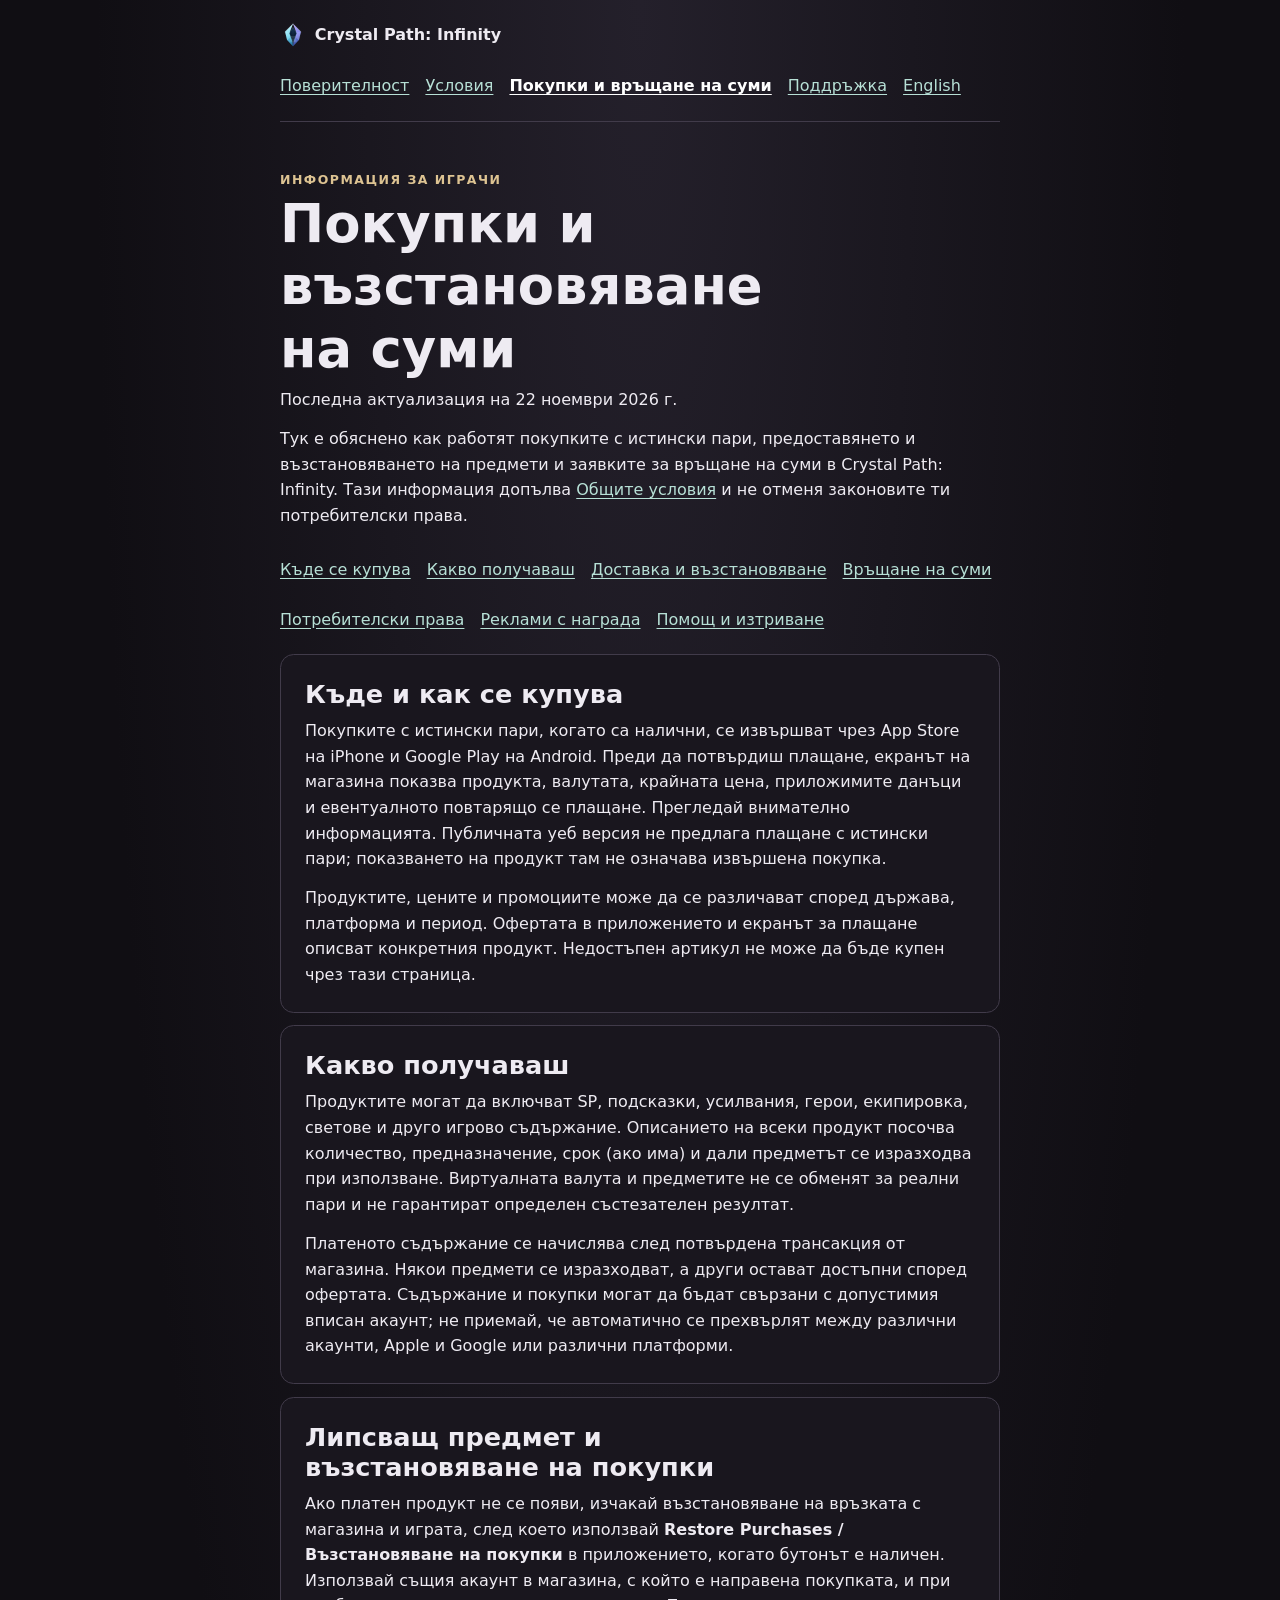
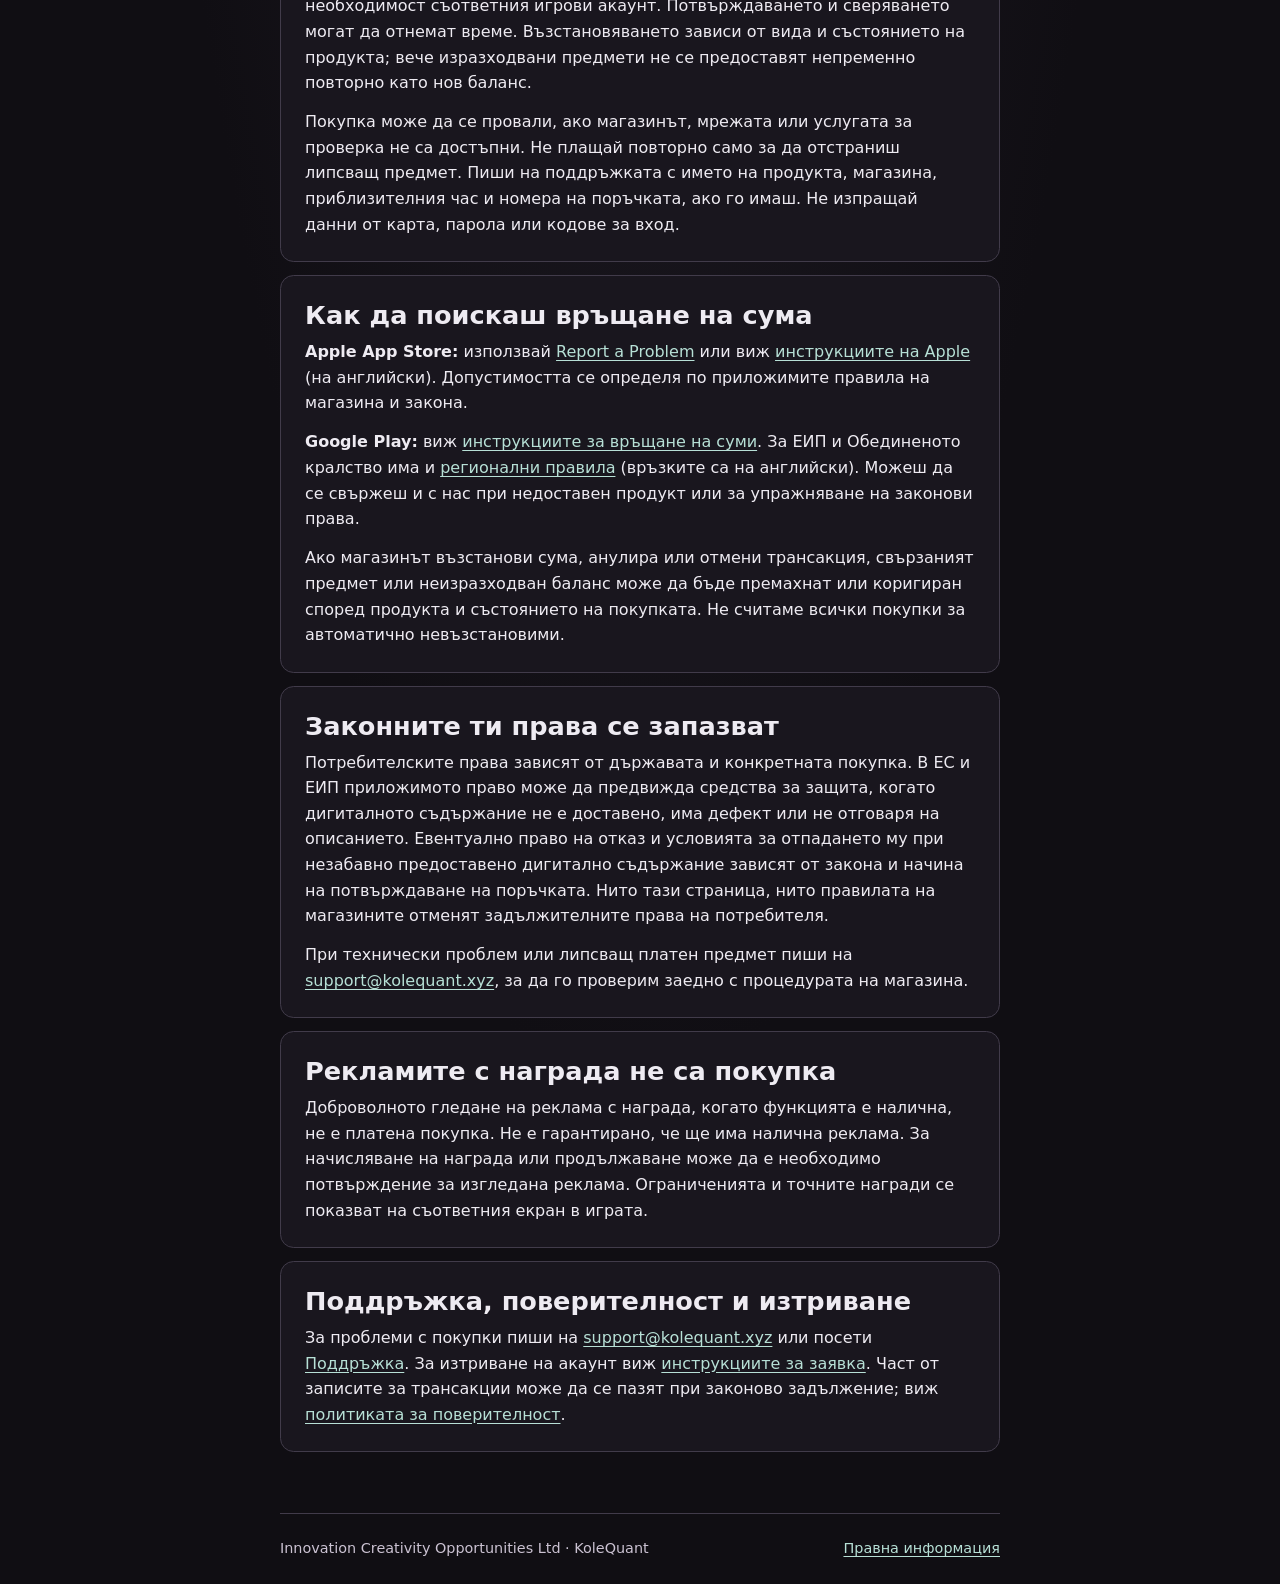
<file: crystal-path/purchases-bg.html>
<!doctype html>
<html lang="bg">
  <head>
    <meta charset="utf-8" />
    <meta name="viewport" content="width=device-width, initial-scale=1" />
    <meta name="color-scheme" content="dark" />
    <meta
      name="description"
      content="Покупки в приложението и връщане на суми · Crystal Path: Infinity"
    />
    <title>Покупки и възстановяване на суми · Crystal Path: Infinity</title>
    <link rel="icon" href="./brand/prism-mark.svg" type="image/svg+xml" />
    <link rel="stylesheet" href="./player-information.css" />
  </head>
  <body>
    <a class="info-skip" href="#content">Към съдържанието</a>
    <header class="info-header">
      <a class="info-brand" href="./">
        <img src="./brand/prism-mark.svg" width="26" height="26" alt="" />
        <span>Crystal Path: Infinity</span>
      </a>
      <nav aria-label="Информация за играчи">
        <a href="./privacy-bg.html">Поверителност</a>
        <a href="./terms-bg.html">Условия</a>
        <a href="./purchases-bg.html" aria-current="page">Покупки и връщане на суми</a>
        <a href="./support-bg.html">Поддръжка</a>
        <a href="./purchases.html" lang="en" hreflang="en">English</a>
      </nav>
    </header>
    <main id="content" class="info-content">
      <header class="info-intro">
        <p class="info-kicker">Информация за играчи</p>
        <h1>Покупки и възстановяване на суми</h1>
        <p>Последна актуализация на <time datetime="2026-11-22">22 ноември 2026 г.</time></p>
        <p>
          Тук е обяснено как работят покупките с истински пари, предоставянето и възстановяването на
          предмети и заявките за връщане на суми в Crystal Path: Infinity. Тази информация допълва
          <a href="./terms-bg.html">Общите условия</a> и не отменя законовите ти потребителски
          права.
        </p>
      </header>
      <nav class="info-index" aria-label="На тази страница">
        <a href="#where">Къде се купува</a>
        <a href="#receive">Какво получаваш</a>
        <a href="#restore">Доставка и възстановяване</a>
        <a href="#refunds">Връщане на суми</a>
        <a href="#rights">Потребителски права</a>
        <a href="#rewards">Реклами с награда</a>
        <a href="#help">Помощ и изтриване</a>
      </nav>
      <section id="where">
        <h2>Къде и как се купува</h2>
        <p>
          Покупките с истински пари, когато са налични, се извършват чрез App Store на iPhone и
          Google Play на Android. Преди да потвърдиш плащане, екранът на магазина показва продукта,
          валутата, крайната цена, приложимите данъци и евентуалното повтарящо се плащане. Прегледай
          внимателно информацията. Публичната уеб версия не предлага плащане с истински пари;
          показването на продукт там не означава извършена покупка.
        </p>
        <p>
          Продуктите, цените и промоциите може да се различават според държава, платформа и период.
          Офертата в приложението и екранът за плащане описват конкретния продукт. Недостъпен
          артикул не може да бъде купен чрез тази страница.
        </p>
      </section>
      <section id="receive">
        <h2>Какво получаваш</h2>
        <p>
          Продуктите могат да включват SP, подсказки, усилвания, герои, екипировка, светове и друго
          игрово съдържание. Описанието на всеки продукт посочва количество, предназначение, срок
          (ако има) и дали предметът се изразходва при използване. Виртуалната валута и предметите
          не се обменят за реални пари и не гарантират определен състезателен резултат.
        </p>
        <p>
          Платеното съдържание се начислява след потвърдена трансакция от магазина. Някои предмети
          се изразходват, а други остават достъпни според офертата. Съдържание и покупки могат да
          бъдат свързани с допустимия вписан акаунт; не приемай, че автоматично се прехвърлят между
          различни акаунти, Apple и Google или различни платформи.
        </p>
      </section>
      <section id="restore">
        <h2>Липсващ предмет и възстановяване на покупки</h2>
        <p>
          Ако платен продукт не се появи, изчакай възстановяване на връзката с магазина и играта,
          след което използвай <strong>Restore Purchases / Възстановяване на покупки</strong> в
          приложението, когато бутонът е наличен. Използвай същия акаунт в магазина, с който е
          направена покупката, и при необходимост съответния игрови акаунт. Потвърждаването и
          сверяването могат да отнемат време. Възстановяването зависи от вида и състоянието на
          продукта; вече изразходвани предмети не се предоставят непременно повторно като нов
          баланс.
        </p>
        <p>
          Покупка може да се провали, ако магазинът, мрежата или услугата за проверка не са
          достъпни. Не плащай повторно само за да отстраниш липсващ предмет. Пиши на поддръжката с
          името на продукта, магазина, приблизителния час и номера на поръчката, ако го имаш. Не
          изпращай данни от карта, парола или кодове за вход.
        </p>
      </section>
      <section id="refunds">
        <h2>Как да поискаш връщане на сума</h2>
        <p>
          <strong>Apple App Store:</strong> използвай
          <a href="https://reportaproblem.apple.com/">Report a Problem</a> или виж
          <a href="https://support.apple.com/en-us/118223">инструкциите на Apple</a> (на английски).
          Допустимостта се определя по приложимите правила на магазина и закона.
        </p>
        <p>
          <strong>Google Play:</strong> виж
          <a href="https://support.google.com/googleplay/answer/15574897?hl=en"
            >инструкциите за връщане на суми</a
          >. За ЕИП и Обединеното кралство има и
          <a href="https://support.google.com/googleplay/answer/15576634?hl=en"
            >регионални правила</a
          >
          (връзките са на английски). Можеш да се свържеш и с нас при недоставен продукт или за
          упражняване на законови права.
        </p>
        <p>
          Ако магазинът възстанови сума, анулира или отмени трансакция, свързаният предмет или
          неизразходван баланс може да бъде премахнат или коригиран според продукта и състоянието на
          покупката. Не считаме всички покупки за автоматично невъзстановими.
        </p>
      </section>
      <section id="rights">
        <h2>Законните ти права се запазват</h2>
        <p>
          Потребителските права зависят от държавата и конкретната покупка. В ЕС и ЕИП приложимото
          право може да предвижда средства за защита, когато дигиталното съдържание не е доставено,
          има дефект или не отговаря на описанието. Евентуално право на отказ и условията за
          отпадането му при незабавно предоставено дигитално съдържание зависят от закона и начина
          на потвърждаване на поръчката. Нито тази страница, нито правилата на магазините отменят
          задължителните права на потребителя.
        </p>
        <p>
          При технически проблем или липсващ платен предмет пиши на
          <a href="mailto:support@kolequant.xyz">support@kolequant.xyz</a>, за да го проверим заедно
          с процедурата на магазина.
        </p>
      </section>
      <section id="rewards">
        <h2>Рекламите с награда не са покупка</h2>
        <p>
          Доброволното гледане на реклама с награда, когато функцията е налична, не е платена
          покупка. Не е гарантирано, че ще има налична реклама. За начисляване на награда или
          продължаване може да е необходимо потвърждение за изгледана реклама. Ограниченията и
          точните награди се показват на съответния екран в играта.
        </p>
      </section>
      <section id="help">
        <h2>Поддръжка, поверителност и изтриване</h2>
        <p>
          За проблеми с покупки пиши на
          <a href="mailto:support@kolequant.xyz">support@kolequant.xyz</a> или посети
          <a href="./support-bg.html">Поддръжка</a>. За изтриване на акаунт виж
          <a href="./support-bg.html#account-deletion">инструкциите за заявка</a>. Част от записите
          за трансакции може да се пазят при законово задължение; виж
          <a href="./privacy-bg.html#retention">политиката за поверителност</a>.
        </p>
      </section>
    </main>
    <footer class="info-footer">
      <p>Innovation Creativity Opportunities Ltd · KoleQuant</p>
      <a href="./">Правна информация</a>
    </footer>
  </body>
</html>
</file>
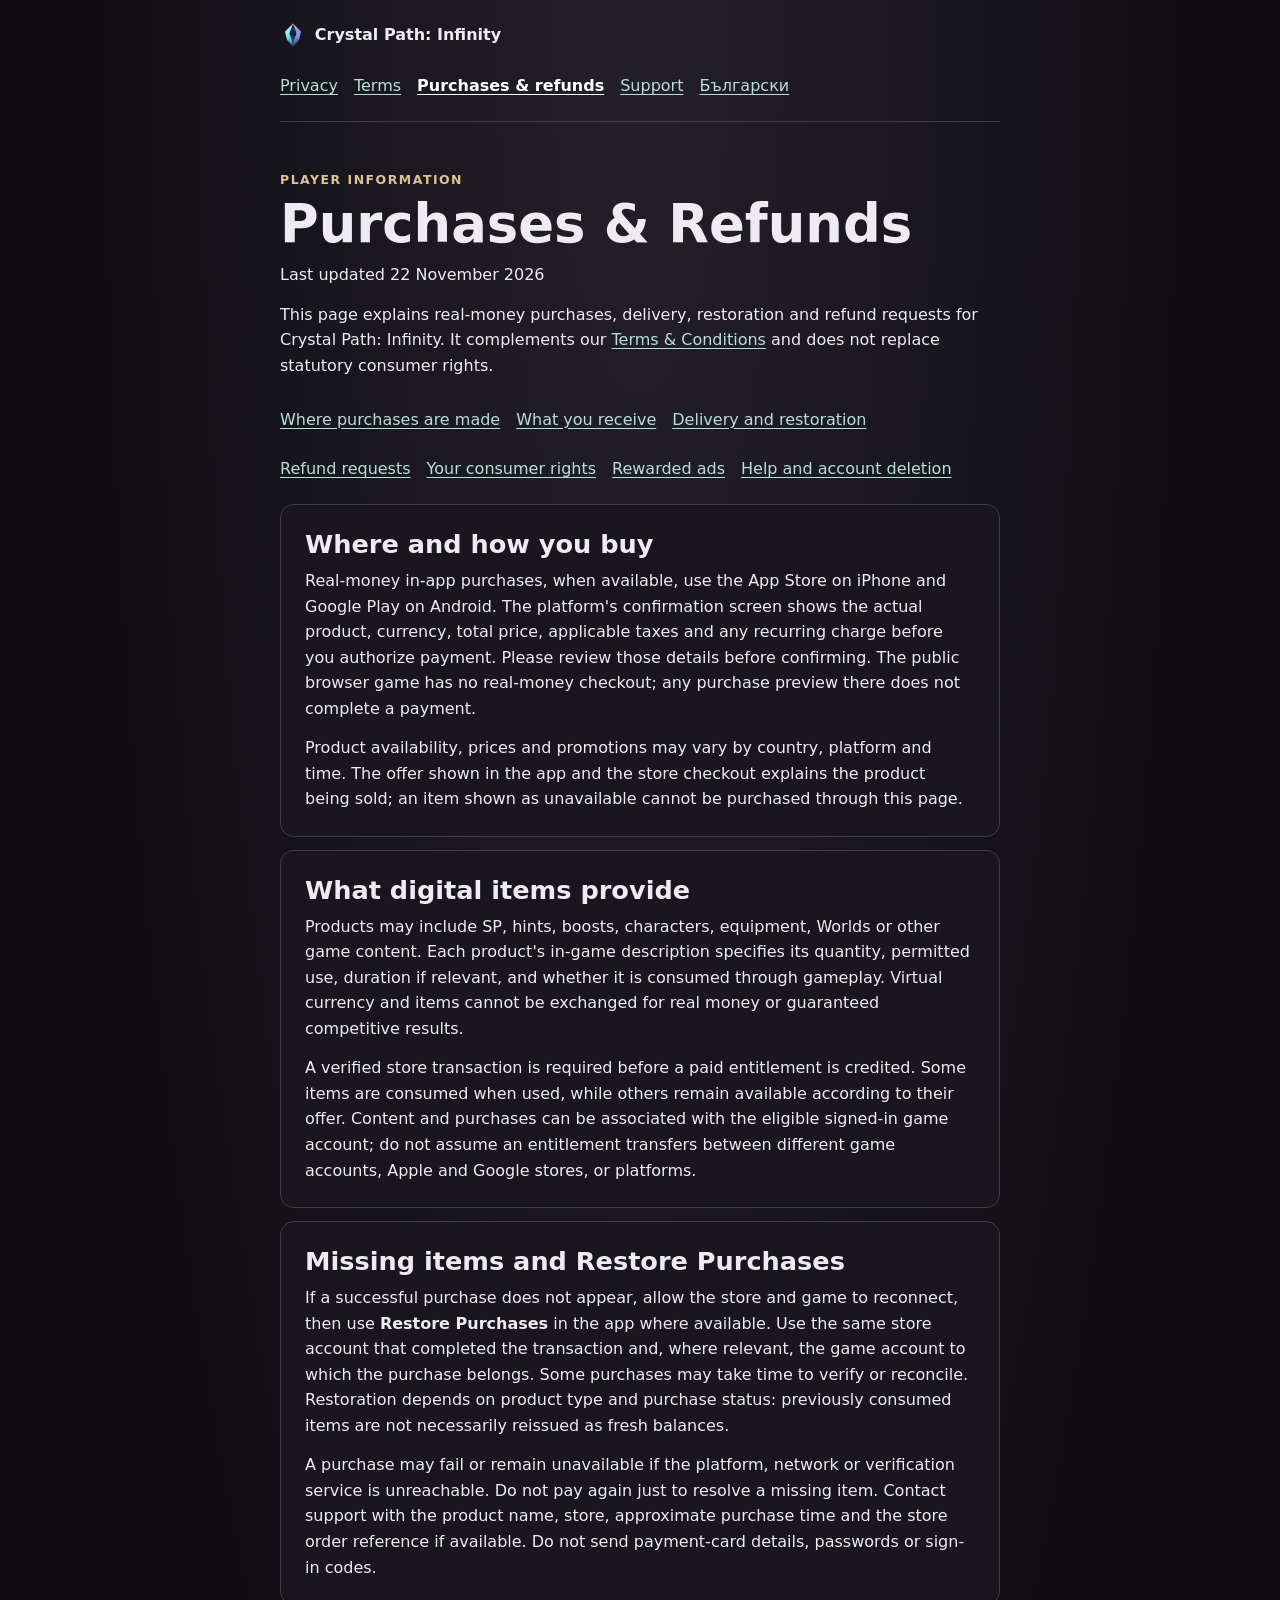
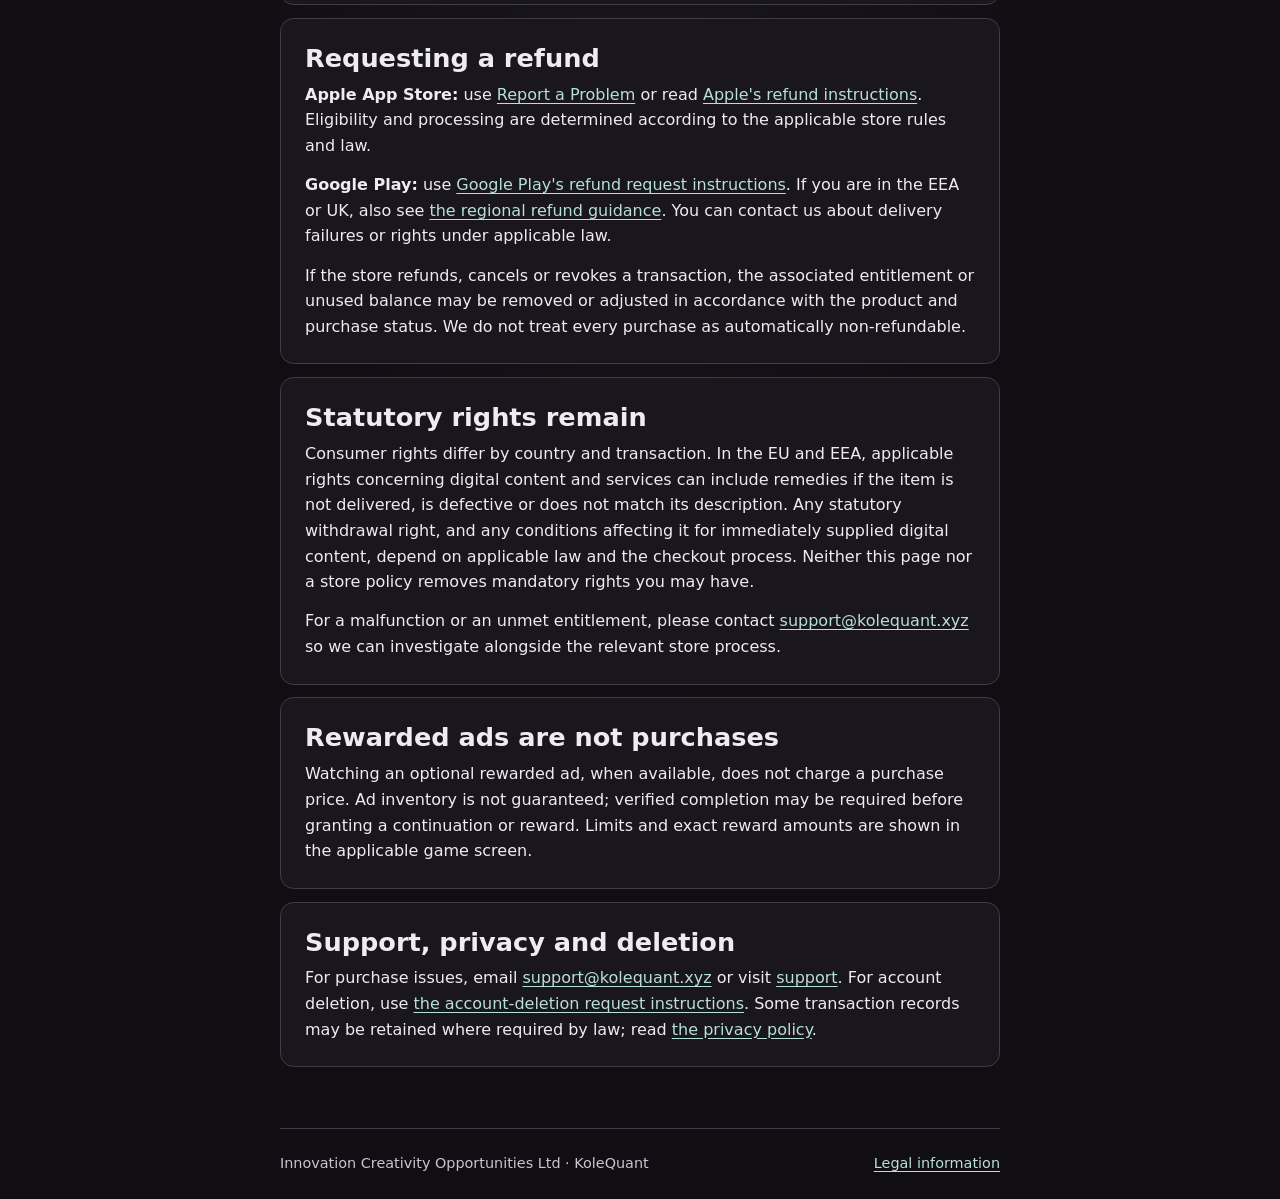
<file: crystal-path/purchases.html>
<!doctype html>
<html lang="en">
  <head>
    <meta charset="utf-8" />
    <meta name="viewport" content="width=device-width, initial-scale=1" />
    <meta name="color-scheme" content="dark" />
    <meta name="description" content="In-app purchases and refund help · Crystal Path: Infinity" />
    <title>Purchases &amp; Refunds · Crystal Path: Infinity</title>
    <link rel="icon" href="./brand/prism-mark.svg" type="image/svg+xml" />
    <link rel="stylesheet" href="./player-information.css" />
  </head>
  <body>
    <a class="info-skip" href="#content">Skip to content</a>
    <header class="info-header">
      <a class="info-brand" href="./">
        <img src="./brand/prism-mark.svg" width="26" height="26" alt="" />
        <span>Crystal Path: Infinity</span>
      </a>
      <nav aria-label="Player information">
        <a href="./privacy.html">Privacy</a>
        <a href="./terms.html">Terms</a>
        <a href="./purchases.html" aria-current="page">Purchases & refunds</a>
        <a href="./support.html">Support</a>
        <a href="./purchases-bg.html" lang="bg" hreflang="bg">Български</a>
      </nav>
    </header>
    <main id="content" class="info-content">
      <header class="info-intro">
        <p class="info-kicker">Player information</p>
        <h1>Purchases &amp; Refunds</h1>
        <p>Last updated <time datetime="2026-11-22">22 November 2026</time></p>
        <p>
          This page explains real-money purchases, delivery, restoration and refund requests for
          Crystal Path: Infinity. It complements our
          <a href="./terms.html">Terms &amp; Conditions</a> and does not replace statutory consumer
          rights.
        </p>
      </header>
      <nav class="info-index" aria-label="On this page">
        <a href="#where">Where purchases are made</a>
        <a href="#receive">What you receive</a>
        <a href="#restore">Delivery and restoration</a>
        <a href="#refunds">Refund requests</a>
        <a href="#rights">Your consumer rights</a>
        <a href="#rewards">Rewarded ads</a>
        <a href="#help">Help and account deletion</a>
      </nav>
      <section id="where">
        <h2>Where and how you buy</h2>
        <p>
          Real-money in-app purchases, when available, use the App Store on iPhone and Google Play
          on Android. The platform's confirmation screen shows the actual product, currency, total
          price, applicable taxes and any recurring charge before you authorize payment. Please
          review those details before confirming. The public browser game has no real-money
          checkout; any purchase preview there does not complete a payment.
        </p>
        <p>
          Product availability, prices and promotions may vary by country, platform and time. The
          offer shown in the app and the store checkout explains the product being sold; an item
          shown as unavailable cannot be purchased through this page.
        </p>
      </section>
      <section id="receive">
        <h2>What digital items provide</h2>
        <p>
          Products may include SP, hints, boosts, characters, equipment, Worlds or other game
          content. Each product's in-game description specifies its quantity, permitted use,
          duration if relevant, and whether it is consumed through gameplay. Virtual currency and
          items cannot be exchanged for real money or guaranteed competitive results.
        </p>
        <p>
          A verified store transaction is required before a paid entitlement is credited. Some items
          are consumed when used, while others remain available according to their offer. Content
          and purchases can be associated with the eligible signed-in game account; do not assume an
          entitlement transfers between different game accounts, Apple and Google stores, or
          platforms.
        </p>
      </section>
      <section id="restore">
        <h2>Missing items and Restore Purchases</h2>
        <p>
          If a successful purchase does not appear, allow the store and game to reconnect, then use
          <strong>Restore Purchases</strong> in the app where available. Use the same store account
          that completed the transaction and, where relevant, the game account to which the purchase
          belongs. Some purchases may take time to verify or reconcile. Restoration depends on
          product type and purchase status: previously consumed items are not necessarily reissued
          as fresh balances.
        </p>
        <p>
          A purchase may fail or remain unavailable if the platform, network or verification service
          is unreachable. Do not pay again just to resolve a missing item. Contact support with the
          product name, store, approximate purchase time and the store order reference if available.
          Do not send payment-card details, passwords or sign-in codes.
        </p>
      </section>
      <section id="refunds">
        <h2>Requesting a refund</h2>
        <p>
          <strong>Apple App Store:</strong> use
          <a href="https://reportaproblem.apple.com/">Report a Problem</a> or read
          <a href="https://support.apple.com/en-us/118223">Apple's refund instructions</a>.
          Eligibility and processing are determined according to the applicable store rules and law.
        </p>
        <p>
          <strong>Google Play:</strong> use
          <a href="https://support.google.com/googleplay/answer/15574897?hl=en"
            >Google Play's refund request instructions</a
          >. If you are in the EEA or UK, also see
          <a href="https://support.google.com/googleplay/answer/15576634?hl=en"
            >the regional refund guidance</a
          >. You can contact us about delivery failures or rights under applicable law.
        </p>
        <p>
          If the store refunds, cancels or revokes a transaction, the associated entitlement or
          unused balance may be removed or adjusted in accordance with the product and purchase
          status. We do not treat every purchase as automatically non-refundable.
        </p>
      </section>
      <section id="rights">
        <h2>Statutory rights remain</h2>
        <p>
          Consumer rights differ by country and transaction. In the EU and EEA, applicable rights
          concerning digital content and services can include remedies if the item is not delivered,
          is defective or does not match its description. Any statutory withdrawal right, and any
          conditions affecting it for immediately supplied digital content, depend on applicable law
          and the checkout process. Neither this page nor a store policy removes mandatory rights
          you may have.
        </p>
        <p>
          For a malfunction or an unmet entitlement, please contact
          <a href="mailto:support@kolequant.xyz">support@kolequant.xyz</a> so we can investigate
          alongside the relevant store process.
        </p>
      </section>
      <section id="rewards">
        <h2>Rewarded ads are not purchases</h2>
        <p>
          Watching an optional rewarded ad, when available, does not charge a purchase price. Ad
          inventory is not guaranteed; verified completion may be required before granting a
          continuation or reward. Limits and exact reward amounts are shown in the applicable game
          screen.
        </p>
      </section>
      <section id="help">
        <h2>Support, privacy and deletion</h2>
        <p>
          For purchase issues, email
          <a href="mailto:support@kolequant.xyz">support@kolequant.xyz</a> or visit
          <a href="./support.html">support</a>. For account deletion, use
          <a href="./support.html#account-deletion">the account-deletion request instructions</a>.
          Some transaction records may be retained where required by law; read
          <a href="./privacy.html#retention">the privacy policy</a>.
        </p>
      </section>
    </main>
    <footer class="info-footer">
      <p>Innovation Creativity Opportunities Ltd · KoleQuant</p>
      <a href="./">Legal information</a>
    </footer>
  </body>
</html>
</file>
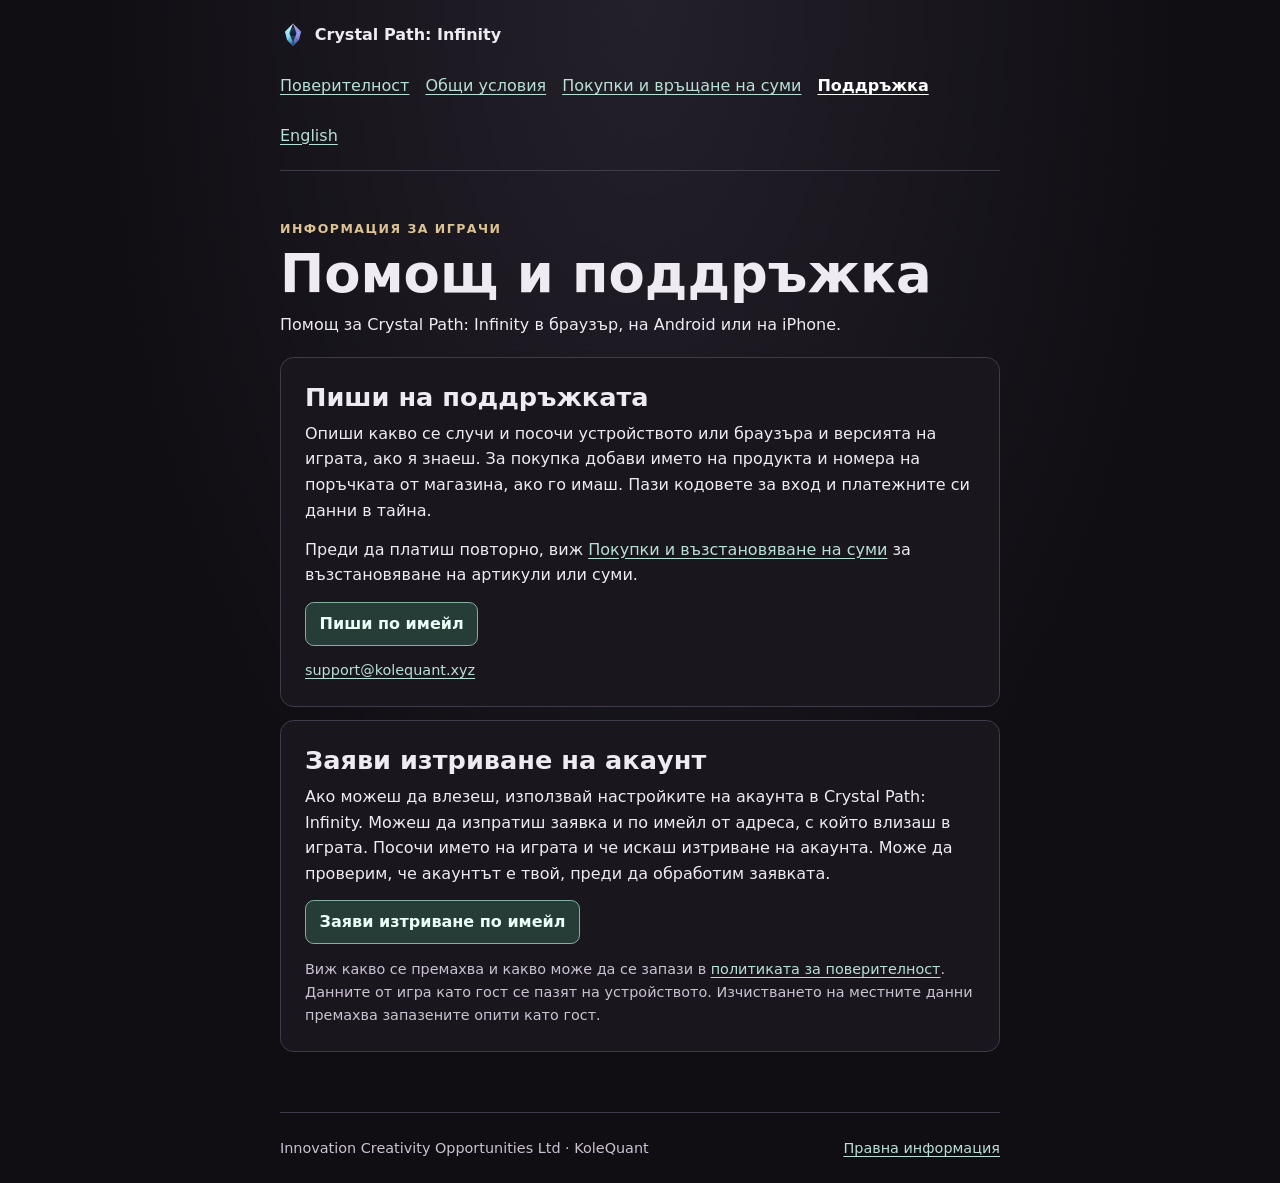
<file: crystal-path/support-bg.html>
<!doctype html>
<html lang="bg">
  <head>
    <meta charset="utf-8" />
    <meta name="viewport" content="width=device-width, initial-scale=1" />
    <meta name="color-scheme" content="dark" />
    <meta name="description" content="Помощ и поддръжка · Crystal Path: Infinity" />
    <title>Помощ и поддръжка · Crystal Path: Infinity</title>
    <link rel="icon" href="./brand/prism-mark.svg" type="image/svg+xml" />
    <link rel="stylesheet" href="./player-information.css" />
  </head>
  <body>
    <a class="info-skip" href="#content">Към съдържанието</a>
    <header class="info-header">
      <a class="info-brand" href="./">
        <img src="./brand/prism-mark.svg" width="26" height="26" alt="" />
        <span>Crystal Path: Infinity</span>
      </a>
      <nav aria-label="Информация за играчи">
        <a href="./privacy-bg.html">Поверителност</a>
        <a href="./terms-bg.html">Общи условия</a>
        <a href="./purchases-bg.html">Покупки и връщане на суми</a>
        <a href="./support-bg.html" aria-current="page">Поддръжка</a>
        <a href="./support.html" lang="en" hreflang="en">English</a>
      </nav>
    </header>
    <main id="content" class="info-content">
      <header class="info-intro">
        <p class="info-kicker">Информация за играчи</p>
        <h1>Помощ и поддръжка</h1>
        <p>Помощ за Crystal Path: Infinity в браузър, на Android или на iPhone.</p>
      </header>
      <section aria-labelledby="contact">
        <h2 id="contact">Пиши на поддръжката</h2>
        <p>
          Опиши какво се случи и посочи устройството или браузъра и версията на играта, ако я знаеш.
          За покупка добави името на продукта и номера на поръчката от магазина, ако го имаш. Пази
          кодовете за вход и платежните си данни в тайна.
        </p>
        <p>
          Преди да платиш повторно, виж
          <a href="./purchases-bg.html">Покупки и възстановяване на суми</a> за възстановяване на
          артикули или суми.
        </p>
        <p>
          <a
            class="info-button"
            href="mailto:support@kolequant.xyz?subject=Crystal%20Path%3A%20Infinity%20support"
            >Пиши по имейл</a
          >
        </p>
        <p class="info-small"><a href="mailto:support@kolequant.xyz">support@kolequant.xyz</a></p>
      </section>
      <section id="account-deletion">
        <h2>Заяви изтриване на акаунт</h2>
        <p>
          Ако можеш да влезеш, използвай настройките на акаунта в Crystal Path: Infinity. Можеш да
          изпратиш заявка и по имейл от адреса, с който влизаш в играта. Посочи името на играта и че
          искаш изтриване на акаунта. Може да проверим, че акаунтът е твой, преди да обработим
          заявката.
        </p>
        <p>
          <a
            class="info-button"
            href="mailto:support@kolequant.xyz?subject=Crystal%20Path%3A%20Infinity%20account%20deletion"
            >Заяви изтриване по имейл</a
          >
        </p>
        <p class="info-small">
          Виж какво се премахва и какво може да се запази в
          <a href="./privacy-bg.html#retention">политиката за поверителност</a>. Данните от игра
          като гост се пазят на устройството. Изчистването на местните данни премахва запазените
          опити като гост.
        </p>
      </section>
    </main>
    <footer class="info-footer">
      <p>Innovation Creativity Opportunities Ltd · KoleQuant</p>
      <a href="./">Правна информация</a>
    </footer>
  </body>
</html>
</file>
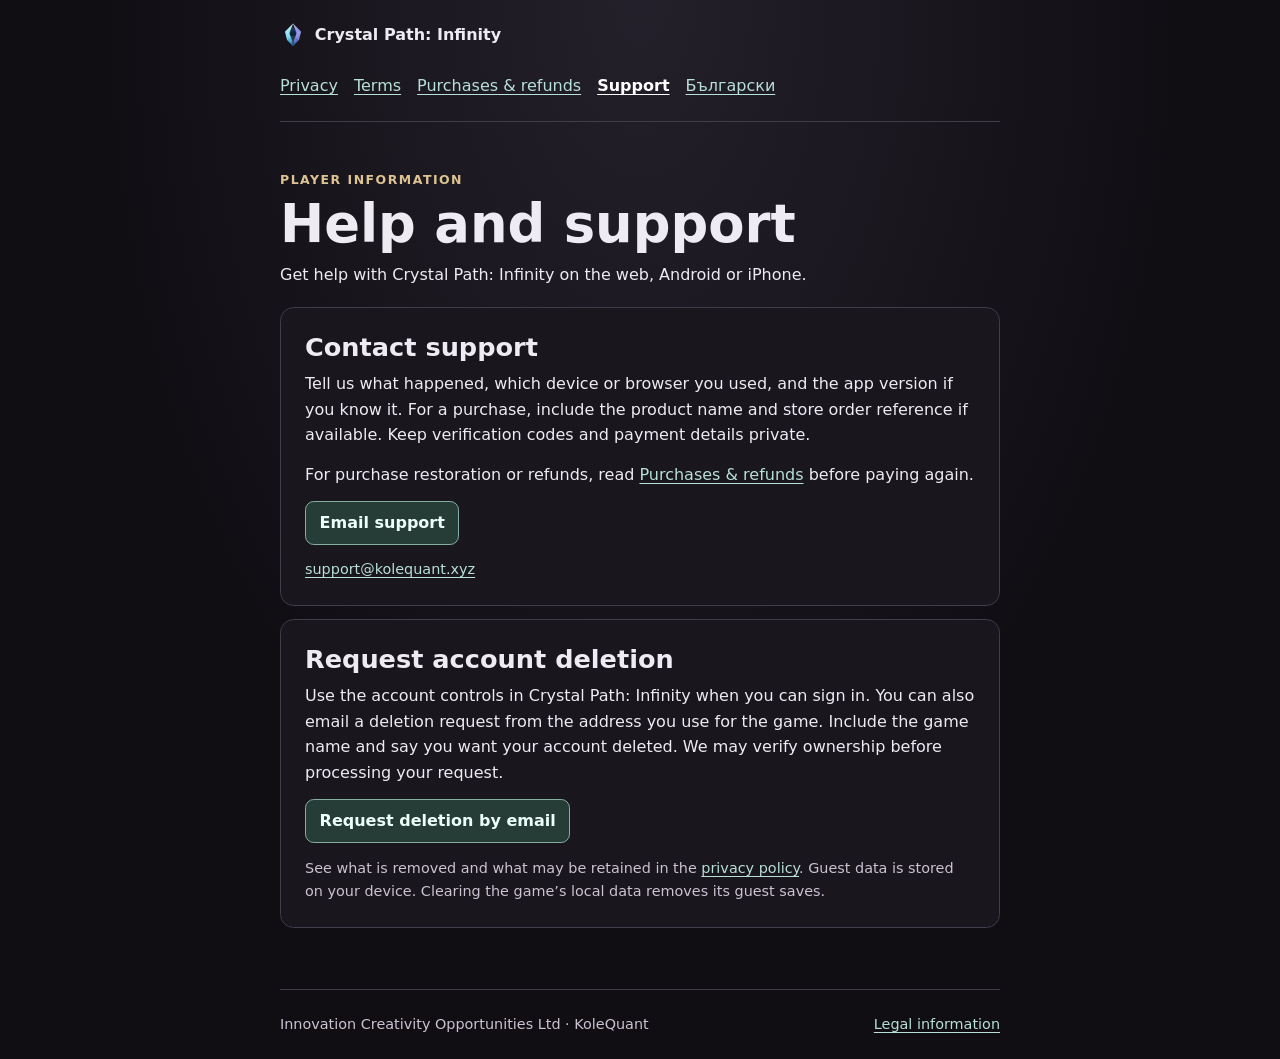
<file: crystal-path/support.html>
<!doctype html>
<html lang="en">
  <head>
    <meta charset="utf-8" />
    <meta name="viewport" content="width=device-width, initial-scale=1" />
    <meta name="color-scheme" content="dark" />
    <meta name="description" content="Help and support · Crystal Path: Infinity" />
    <title>Help and support · Crystal Path: Infinity</title>
    <link rel="icon" href="./brand/prism-mark.svg" type="image/svg+xml" />
    <link rel="stylesheet" href="./player-information.css" />
  </head>
  <body>
    <a class="info-skip" href="#content">Skip to content</a>
    <header class="info-header">
      <a class="info-brand" href="./">
        <img src="./brand/prism-mark.svg" width="26" height="26" alt="" />
        <span>Crystal Path: Infinity</span>
      </a>
      <nav aria-label="Player information">
        <a href="./privacy.html">Privacy</a>
        <a href="./terms.html">Terms</a>
        <a href="./purchases.html">Purchases &amp; refunds</a>
        <a href="./support.html" aria-current="page">Support</a>
        <a href="./support-bg.html" lang="bg" hreflang="bg">Български</a>
      </nav>
    </header>
    <main id="content" class="info-content">
      <header class="info-intro">
        <p class="info-kicker">Player information</p>
        <h1>Help and support</h1>
        <p>Get help with Crystal Path: Infinity on the web, Android or iPhone.</p>
      </header>
      <section aria-labelledby="contact">
        <h2 id="contact">Contact support</h2>
        <p>
          Tell us what happened, which device or browser you used, and the app version if you know
          it. For a purchase, include the product name and store order reference if available. Keep
          verification codes and payment details private.
        </p>
        <p>
          For purchase restoration or refunds, read
          <a href="./purchases.html">Purchases &amp; refunds</a> before paying again.
        </p>
        <p>
          <a
            class="info-button"
            href="mailto:support@kolequant.xyz?subject=Crystal%20Path%3A%20Infinity%20support"
            >Email support</a
          >
        </p>
        <p class="info-small"><a href="mailto:support@kolequant.xyz">support@kolequant.xyz</a></p>
      </section>
      <section id="account-deletion">
        <h2>Request account deletion</h2>
        <p>
          Use the account controls in Crystal Path: Infinity when you can sign in. You can also
          email a deletion request from the address you use for the game. Include the game name and
          say you want your account deleted. We may verify ownership before processing your request.
        </p>
        <p>
          <a
            class="info-button"
            href="mailto:support@kolequant.xyz?subject=Crystal%20Path%3A%20Infinity%20account%20deletion"
            >Request deletion by email</a
          >
        </p>
        <p class="info-small">
          See what is removed and what may be retained in the
          <a href="./privacy.html#retention">privacy policy</a>. Guest data is stored on your
          device. Clearing the game’s local data removes its guest saves.
        </p>
      </section>
    </main>
    <footer class="info-footer">
      <p>Innovation Creativity Opportunities Ltd · KoleQuant</p>
      <a href="./">Legal information</a>
    </footer>
  </body>
</html>
</file>
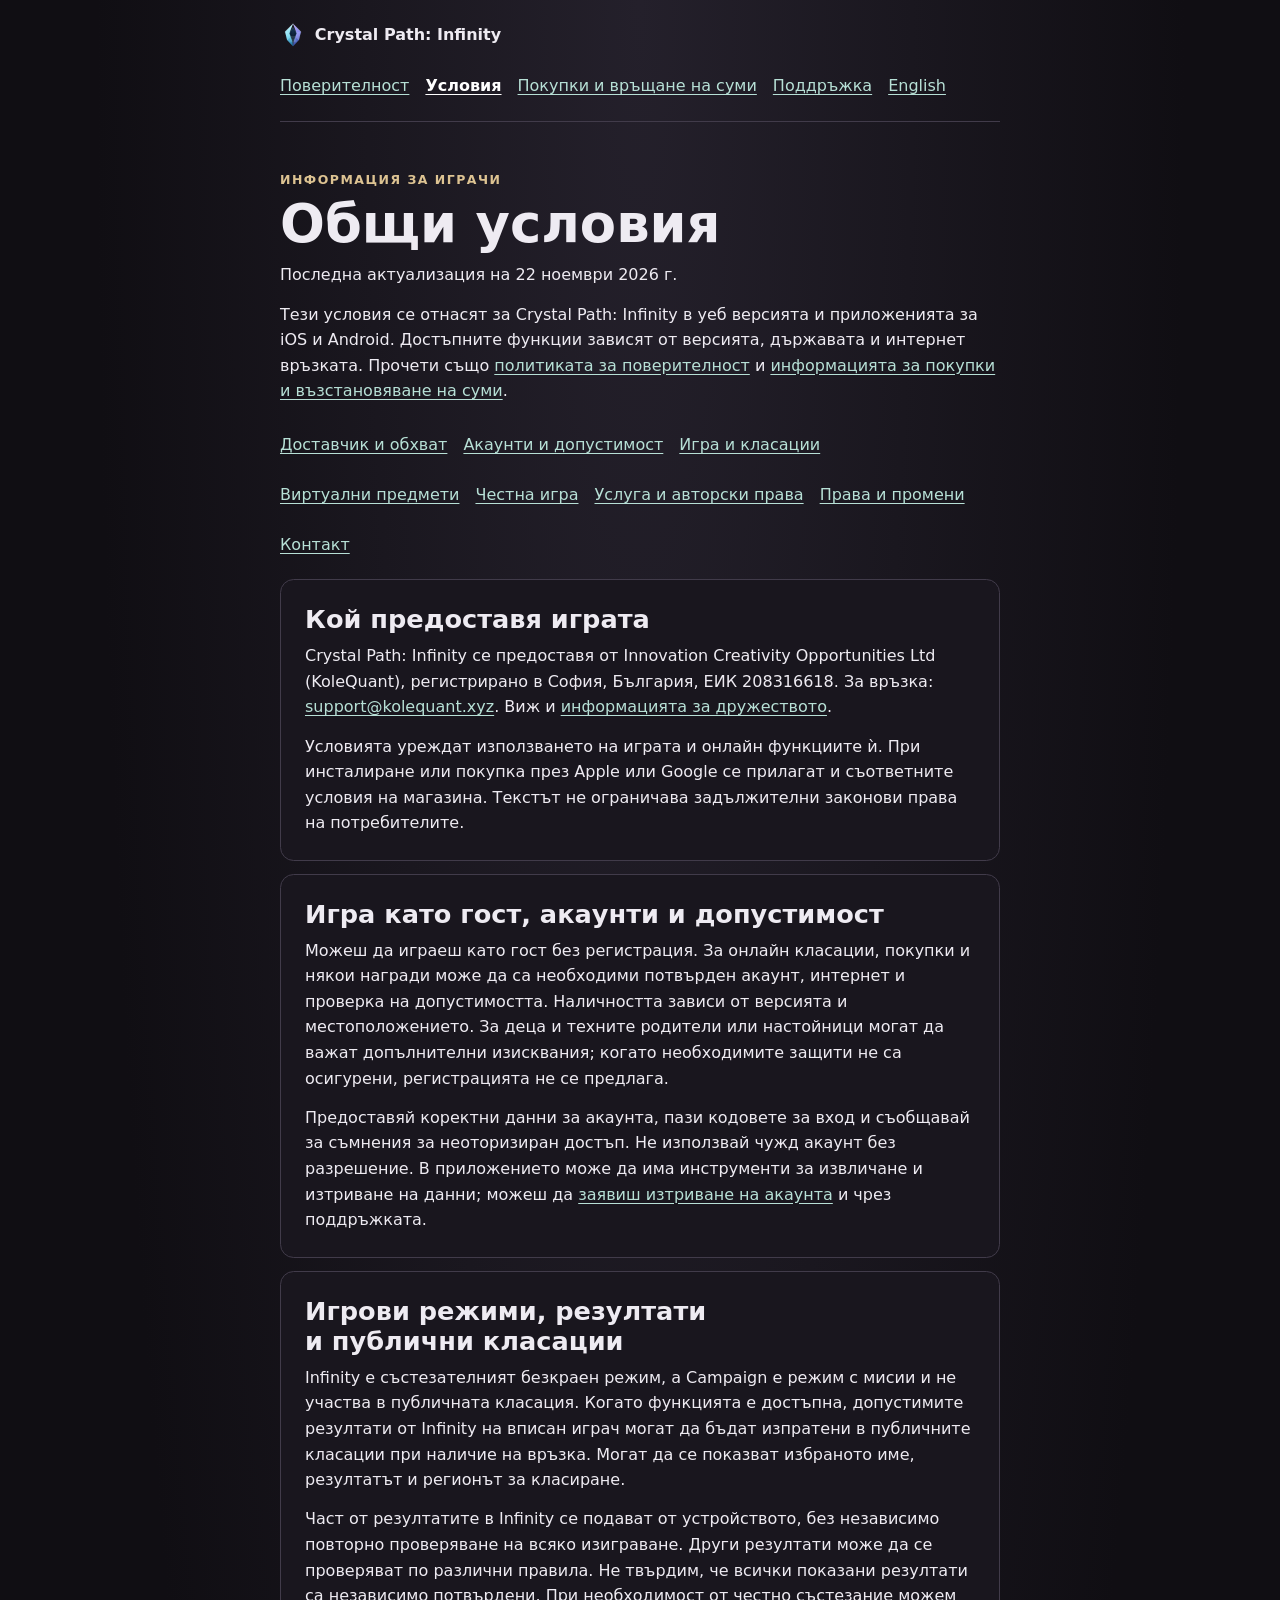
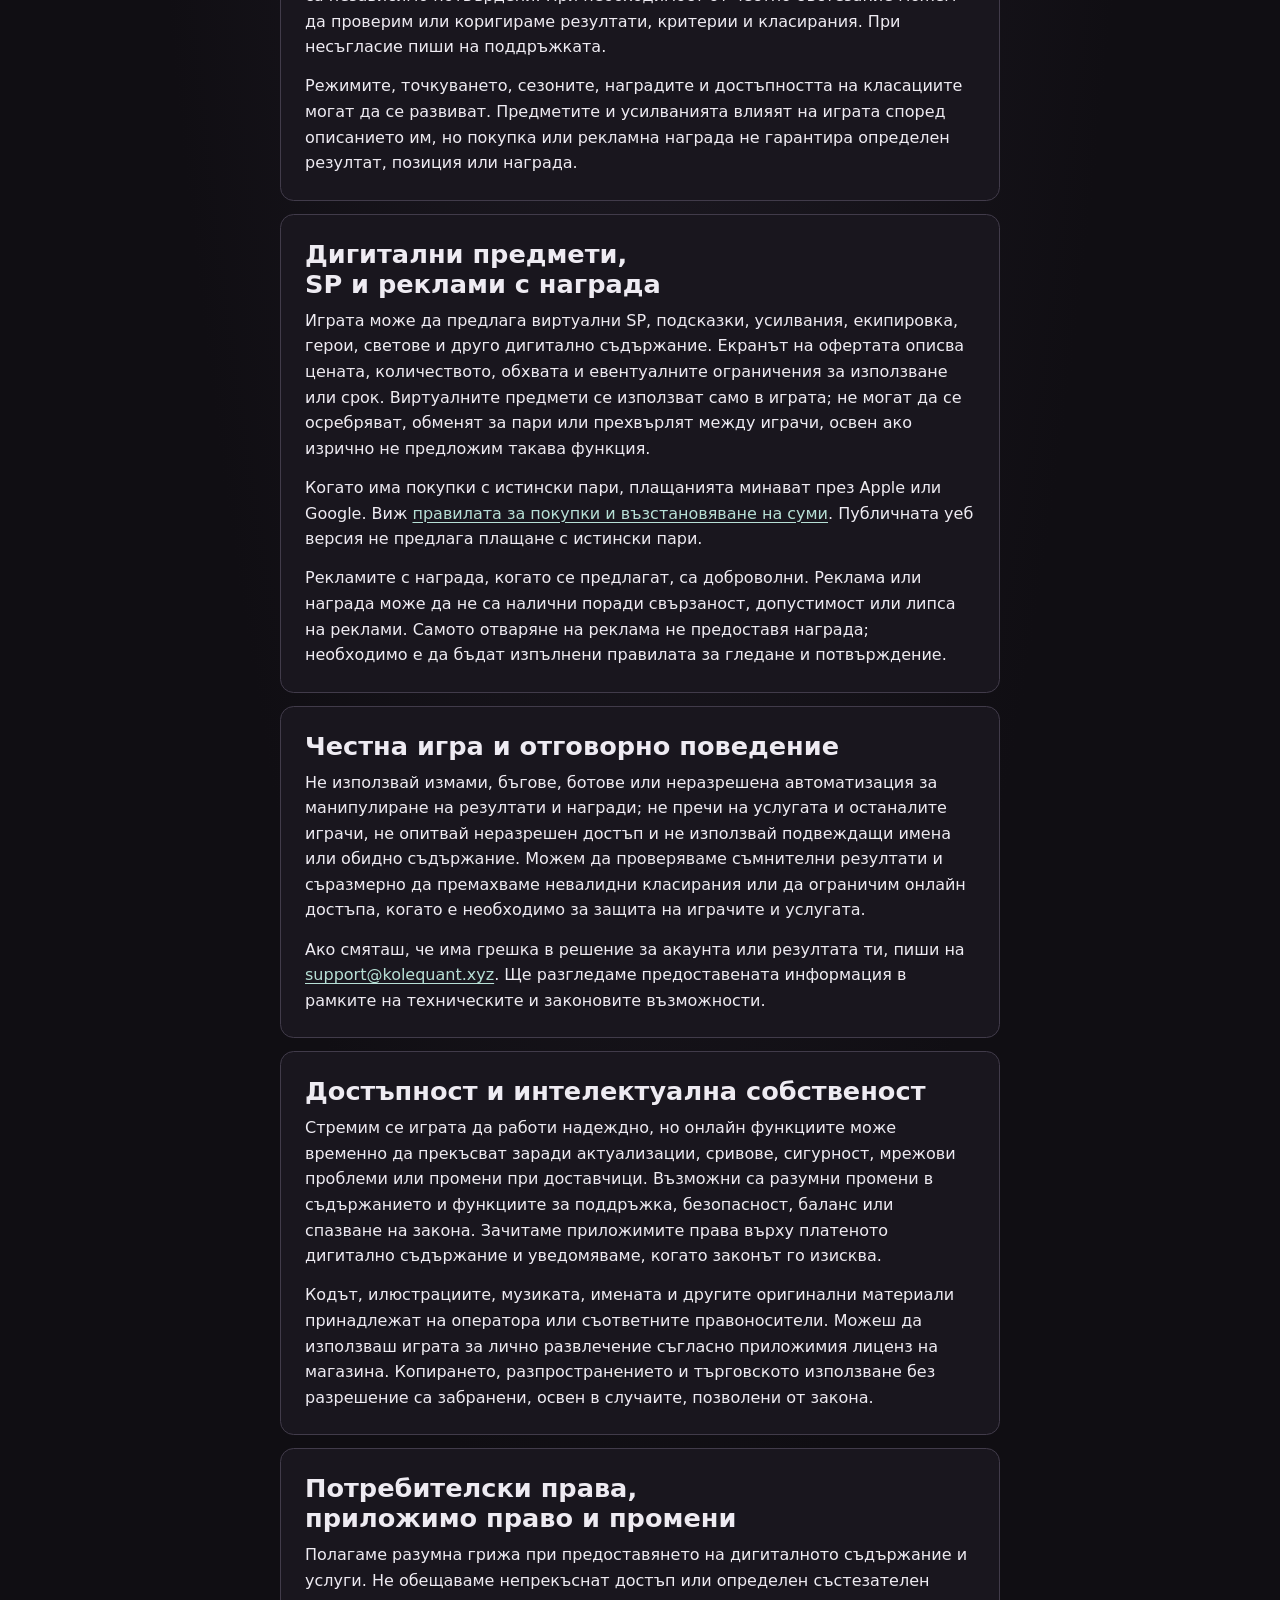
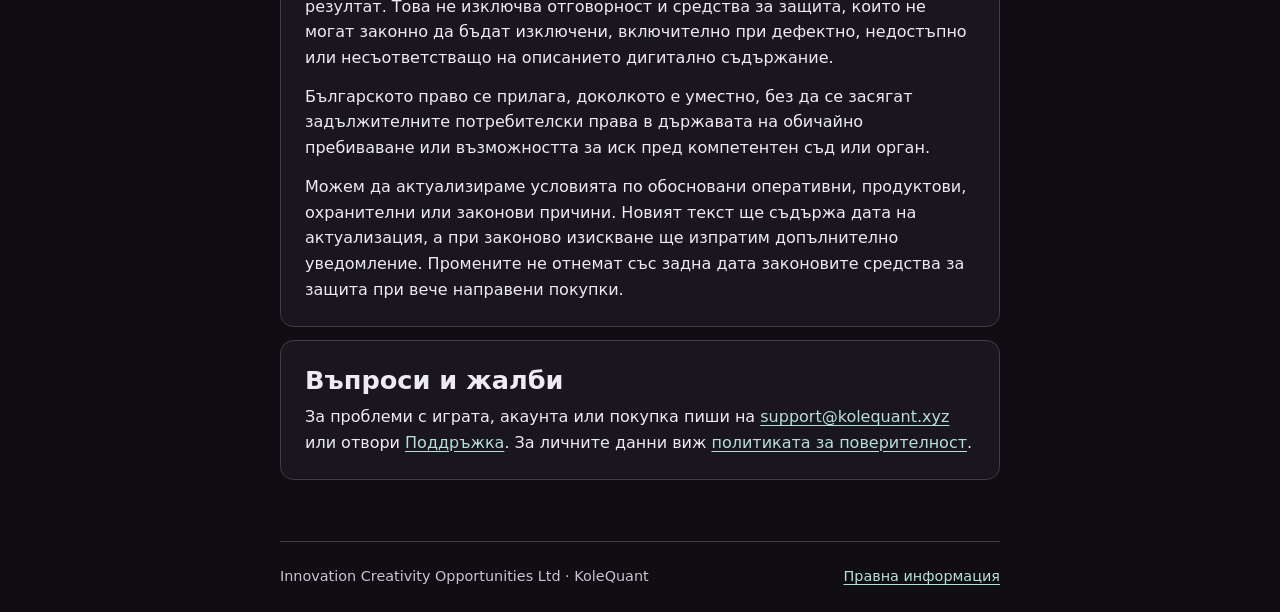
<file: crystal-path/terms-bg.html>
<!doctype html>
<html lang="bg">
  <head>
    <meta charset="utf-8" />
    <meta name="viewport" content="width=device-width, initial-scale=1" />
    <meta name="color-scheme" content="dark" />
    <meta name="description" content="Общи условия за използване на Crystal Path: Infinity" />
    <title>Общи условия · Crystal Path: Infinity</title>
    <link rel="icon" href="./brand/prism-mark.svg" type="image/svg+xml" />
    <link rel="stylesheet" href="./player-information.css" />
  </head>
  <body>
    <a class="info-skip" href="#content">Към съдържанието</a>
    <header class="info-header">
      <a class="info-brand" href="./">
        <img src="./brand/prism-mark.svg" width="26" height="26" alt="" />
        <span>Crystal Path: Infinity</span>
      </a>
      <nav aria-label="Информация за играчи">
        <a href="./privacy-bg.html">Поверителност</a>
        <a href="./terms-bg.html" aria-current="page">Условия</a>
        <a href="./purchases-bg.html">Покупки и връщане на суми</a>
        <a href="./support-bg.html">Поддръжка</a>
        <a href="./terms.html" lang="en" hreflang="en">English</a>
      </nav>
    </header>
    <main id="content" class="info-content">
      <header class="info-intro">
        <p class="info-kicker">Информация за играчи</p>
        <h1>Общи условия</h1>
        <p>Последна актуализация на <time datetime="2026-11-22">22 ноември 2026 г.</time></p>
        <p>
          Тези условия се отнасят за Crystal Path: Infinity в уеб версията и приложенията за iOS и
          Android. Достъпните функции зависят от версията, държавата и интернет връзката. Прочети
          също <a href="./privacy-bg.html">политиката за поверителност</a> и
          <a href="./purchases-bg.html">информацията за покупки и възстановяване на суми</a>.
        </p>
      </header>
      <nav class="info-index" aria-label="На тази страница">
        <a href="#operator">Доставчик и обхват</a>
        <a href="#accounts">Акаунти и допустимост</a>
        <a href="#play">Игра и класации</a>
        <a href="#items">Виртуални предмети</a>
        <a href="#fair-play">Честна игра</a>
        <a href="#service">Услуга и авторски права</a>
        <a href="#rights">Права и промени</a>
        <a href="#contact">Контакт</a>
      </nav>
      <section id="operator">
        <h2>Кой предоставя играта</h2>
        <p>
          Crystal Path: Infinity се предоставя от Innovation Creativity Opportunities Ltd
          (KoleQuant), регистрирано в София, България, ЕИК 208316618. За връзка:
          <a href="mailto:support@kolequant.xyz">support@kolequant.xyz</a>. Виж и
          <a href="https://kolequant.xyz/en/company.html">информацията за дружеството</a>.
        </p>
        <p>
          Условията уреждат използването на играта и онлайн функциите ѝ. При инсталиране или покупка
          през Apple или Google се прилагат и съответните условия на магазина. Текстът не ограничава
          задължителни законови права на потребителите.
        </p>
      </section>
      <section id="accounts">
        <h2>Игра като гост, акаунти и допустимост</h2>
        <p>
          Можеш да играеш като гост без регистрация. За онлайн класации, покупки и някои награди
          може да са необходими потвърден акаунт, интернет и проверка на допустимостта. Наличността
          зависи от версията и местоположението. За деца и техните родители или настойници могат да
          важат допълнителни изисквания; когато необходимите защити не са осигурени, регистрацията
          не се предлага.
        </p>
        <p>
          Предоставяй коректни данни за акаунта, пази кодовете за вход и съобщавай за съмнения за
          неоторизиран достъп. Не използвай чужд акаунт без разрешение. В приложението може да има
          инструменти за извличане и изтриване на данни; можеш да
          <a href="./support-bg.html#account-deletion">заявиш изтриване на акаунта</a> и чрез
          поддръжката.
        </p>
      </section>
      <section id="play">
        <h2>Игрови режими, резултати и публични класации</h2>
        <p>
          Infinity е състезателният безкраен режим, а Campaign е режим с мисии и не участва в
          публичната класация. Когато функцията е достъпна, допустимите резултати от Infinity на
          вписан играч могат да бъдат изпратени в публичните класации при наличие на връзка. Могат
          да се показват избраното име, резултатът и регионът за класиране.
        </p>
        <p>
          Част от резултатите в Infinity се подават от устройството, без независимо повторно
          проверяване на всяко изиграване. Други резултати може да се проверяват по различни
          правила. Не твърдим, че всички показани резултати са независимо потвърдени. При
          необходимост от честно състезание можем да проверим или коригираме резултати, критерии и
          класирания. При несъгласие пиши на поддръжката.
        </p>
        <p>
          Режимите, точкуването, сезоните, наградите и достъпността на класациите могат да се
          развиват. Предметите и усилванията влияят на играта според описанието им, но покупка или
          рекламна награда не гарантира определен резултат, позиция или награда.
        </p>
      </section>
      <section id="items">
        <h2>Дигитални предмети, SP и реклами с награда</h2>
        <p>
          Играта може да предлага виртуални SP, подсказки, усилвания, екипировка, герои, светове и
          друго дигитално съдържание. Екранът на офертата описва цената, количеството, обхвата и
          евентуалните ограничения за използване или срок. Виртуалните предмети се използват само в
          играта; не могат да се осребряват, обменят за пари или прехвърлят между играчи, освен ако
          изрично не предложим такава функция.
        </p>
        <p>
          Когато има покупки с истински пари, плащанията минават през Apple или Google. Виж
          <a href="./purchases-bg.html">правилата за покупки и възстановяване на суми</a>.
          Публичната уеб версия не предлага плащане с истински пари.
        </p>
        <p>
          Рекламите с награда, когато се предлагат, са доброволни. Реклама или награда може да не са
          налични поради свързаност, допустимост или липса на реклами. Самото отваряне на реклама не
          предоставя награда; необходимо е да бъдат изпълнени правилата за гледане и потвърждение.
        </p>
      </section>
      <section id="fair-play">
        <h2>Честна игра и отговорно поведение</h2>
        <p>
          Не използвай измами, бъгове, ботове или неразрешена автоматизация за манипулиране на
          резултати и награди; не пречи на услугата и останалите играчи, не опитвай неразрешен
          достъп и не използвай подвеждащи имена или обидно съдържание. Можем да проверяваме
          съмнителни резултати и съразмерно да премахваме невалидни класирания или да ограничим
          онлайн достъпа, когато е необходимо за защита на играчите и услугата.
        </p>
        <p>
          Ако смяташ, че има грешка в решение за акаунта или резултата ти, пиши на
          <a href="mailto:support@kolequant.xyz">support@kolequant.xyz</a>. Ще разгледаме
          предоставената информация в рамките на техническите и законовите възможности.
        </p>
      </section>
      <section id="service">
        <h2>Достъпност и интелектуална собственост</h2>
        <p>
          Стремим се играта да работи надеждно, но онлайн функциите може временно да прекъсват
          заради актуализации, сривове, сигурност, мрежови проблеми или промени при доставчици.
          Възможни са разумни промени в съдържанието и функциите за поддръжка, безопасност, баланс
          или спазване на закона. Зачитаме приложимите права върху платеното дигитално съдържание и
          уведомяваме, когато законът го изисква.
        </p>
        <p>
          Кодът, илюстрациите, музиката, имената и другите оригинални материали принадлежат на
          оператора или съответните правоносители. Можеш да използваш играта за лично развлечение
          съгласно приложимия лиценз на магазина. Копирането, разпространението и търговското
          използване без разрешение са забранени, освен в случаите, позволени от закона.
        </p>
      </section>
      <section id="rights">
        <h2>Потребителски права, приложимо право и промени</h2>
        <p>
          Полагаме разумна грижа при предоставянето на дигиталното съдържание и услуги. Не обещаваме
          непрекъснат достъп или определен състезателен резултат. Това не изключва отговорност и
          средства за защита, които не могат законно да бъдат изключени, включително при дефектно,
          недостъпно или несъответстващо на описанието дигитално съдържание.
        </p>
        <p>
          Българското право се прилага, доколкото е уместно, без да се засягат задължителните
          потребителски права в държавата на обичайно пребиваване или възможността за иск пред
          компетентен съд или орган.
        </p>
        <p>
          Можем да актуализираме условията по обосновани оперативни, продуктови, охранителни или
          законови причини. Новият текст ще съдържа дата на актуализация, а при законово изискване
          ще изпратим допълнително уведомление. Промените не отнемат със задна дата законовите
          средства за защита при вече направени покупки.
        </p>
      </section>
      <section id="contact">
        <h2>Въпроси и жалби</h2>
        <p>
          За проблеми с играта, акаунта или покупка пиши на
          <a href="mailto:support@kolequant.xyz">support@kolequant.xyz</a> или отвори
          <a href="./support-bg.html">Поддръжка</a>. За личните данни виж
          <a href="./privacy-bg.html">политиката за поверителност</a>.
        </p>
      </section>
    </main>
    <footer class="info-footer">
      <p>Innovation Creativity Opportunities Ltd · KoleQuant</p>
      <a href="./">Правна информация</a>
    </footer>
  </body>
</html>
</file>
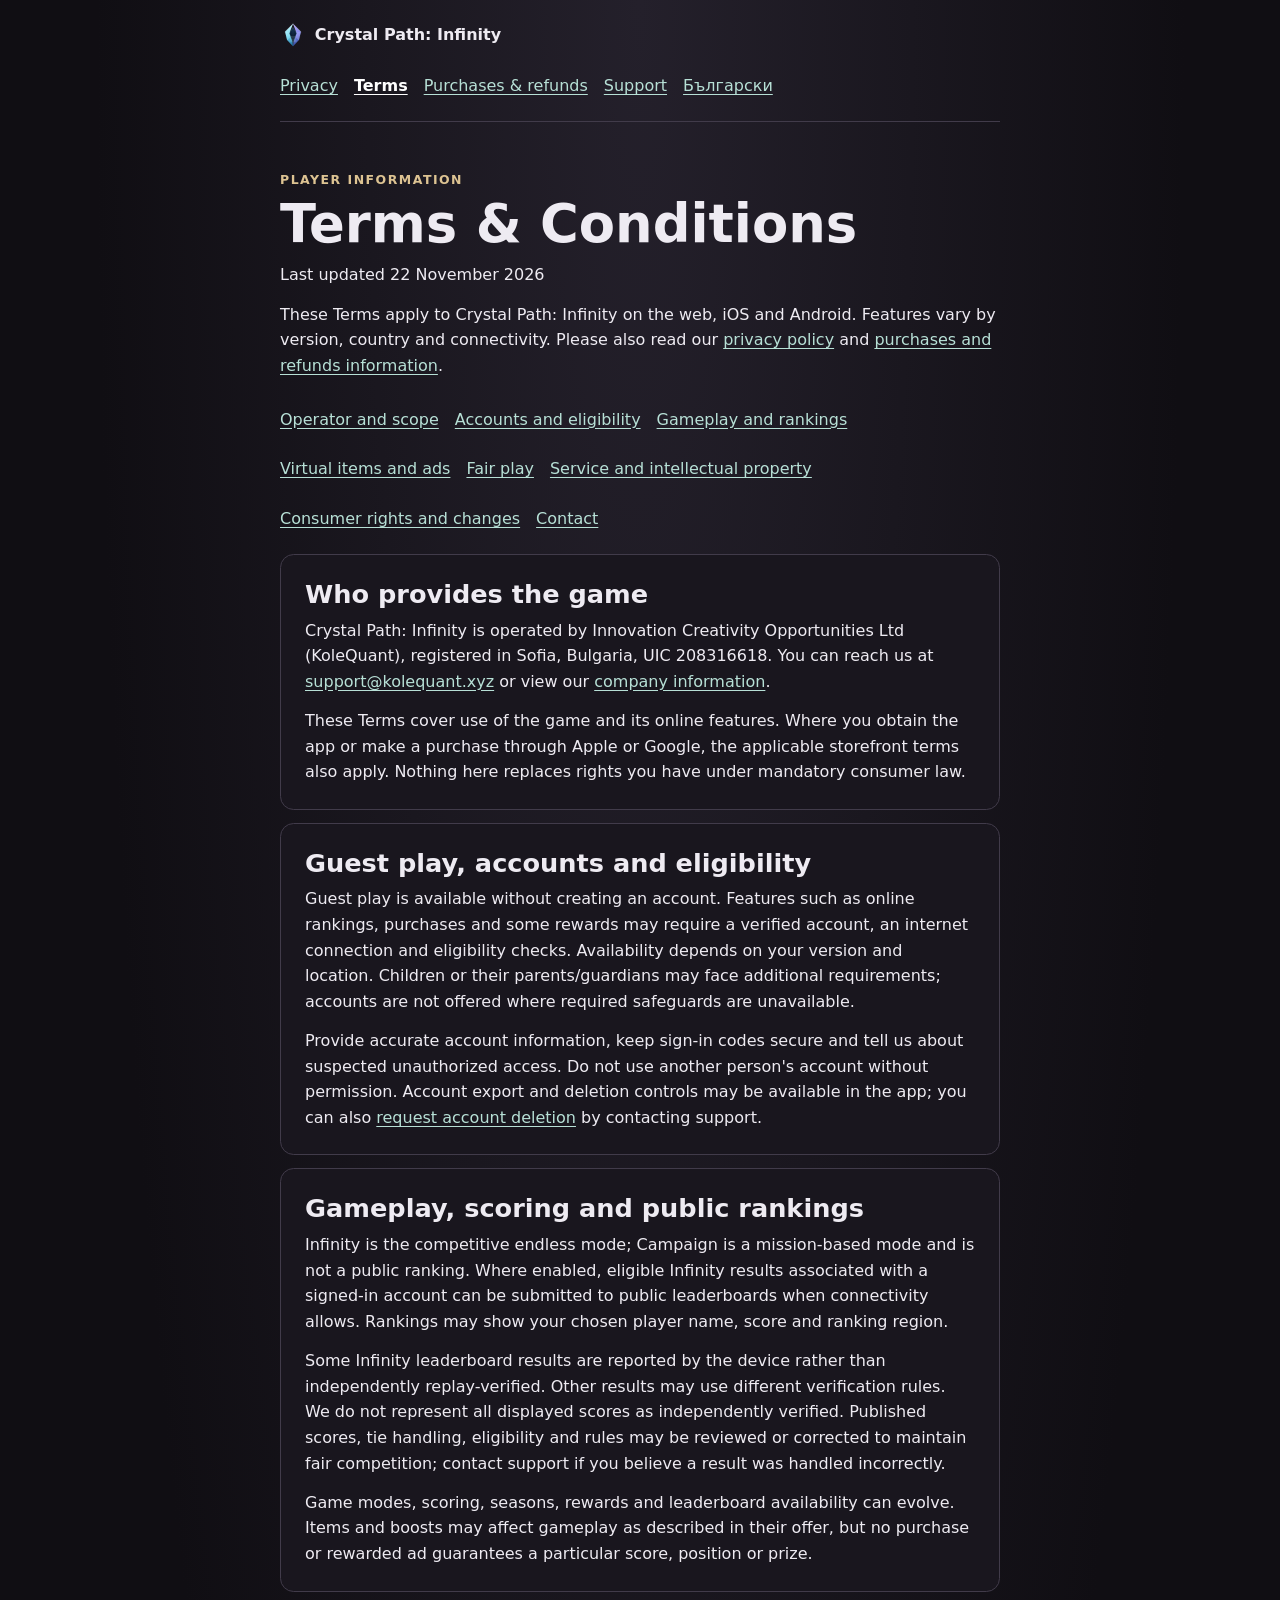
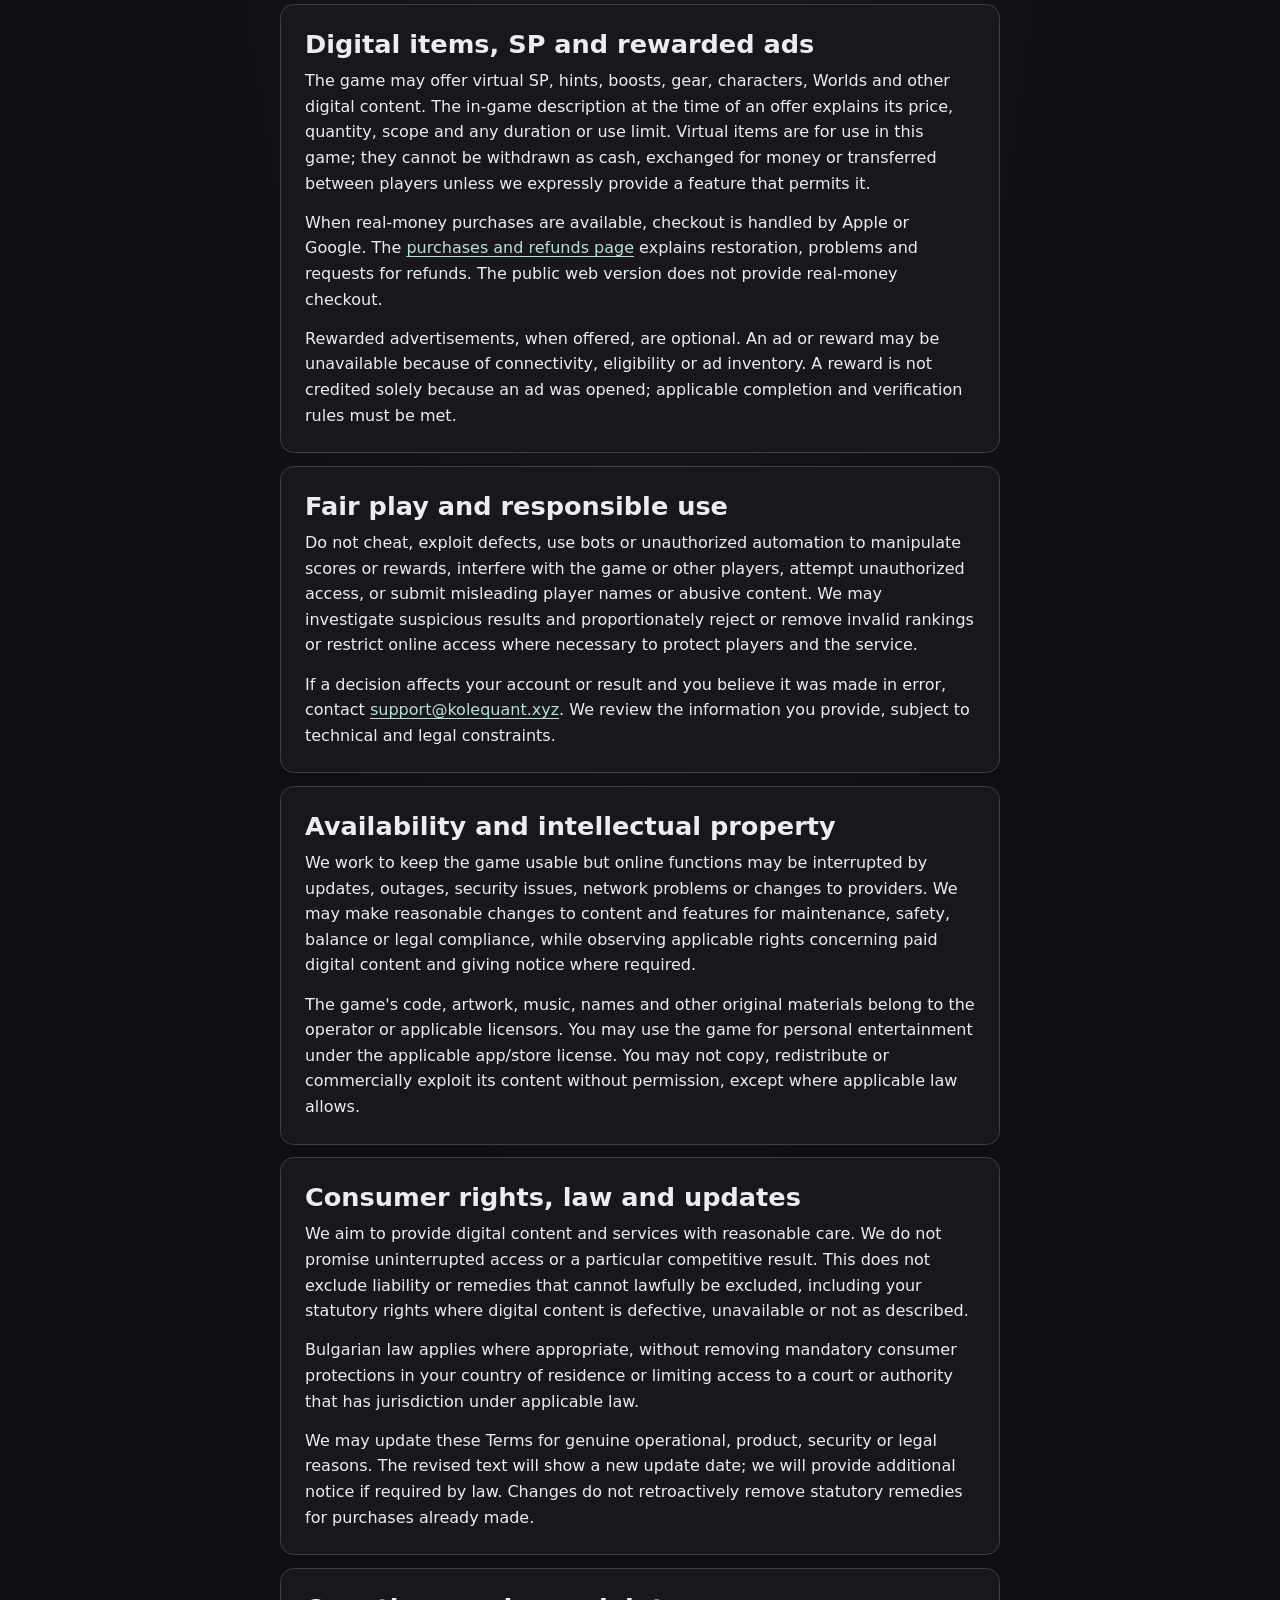
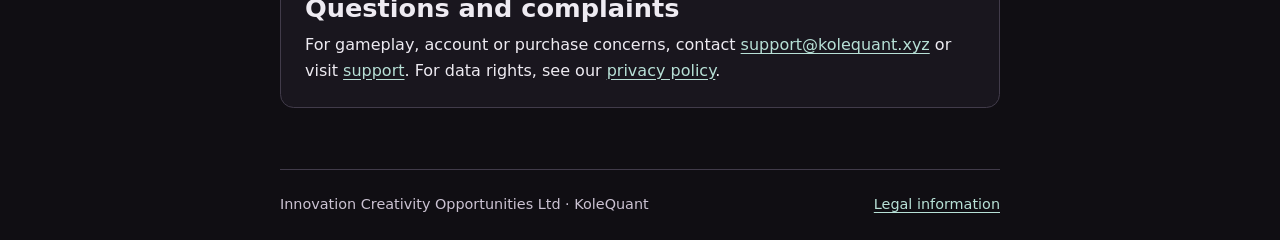
<file: crystal-path/terms.html>
<!doctype html>
<html lang="en">
  <head>
    <meta charset="utf-8" />
    <meta name="viewport" content="width=device-width, initial-scale=1" />
    <meta name="color-scheme" content="dark" />
    <meta name="description" content="Terms of use for Crystal Path: Infinity" />
    <title>Terms &amp; Conditions · Crystal Path: Infinity</title>
    <link rel="icon" href="./brand/prism-mark.svg" type="image/svg+xml" />
    <link rel="stylesheet" href="./player-information.css" />
  </head>
  <body>
    <a class="info-skip" href="#content">Skip to content</a>
    <header class="info-header">
      <a class="info-brand" href="./">
        <img src="./brand/prism-mark.svg" width="26" height="26" alt="" />
        <span>Crystal Path: Infinity</span>
      </a>
      <nav aria-label="Player information">
        <a href="./privacy.html">Privacy</a>
        <a href="./terms.html" aria-current="page">Terms</a>
        <a href="./purchases.html">Purchases & refunds</a>
        <a href="./support.html">Support</a>
        <a href="./terms-bg.html" lang="bg" hreflang="bg">Български</a>
      </nav>
    </header>
    <main id="content" class="info-content">
      <header class="info-intro">
        <p class="info-kicker">Player information</p>
        <h1>Terms &amp; Conditions</h1>
        <p>Last updated <time datetime="2026-11-22">22 November 2026</time></p>
        <p>
          These Terms apply to Crystal Path: Infinity on the web, iOS and Android. Features vary by
          version, country and connectivity. Please also read our
          <a href="./privacy.html">privacy policy</a> and
          <a href="./purchases.html">purchases and refunds information</a>.
        </p>
      </header>
      <nav class="info-index" aria-label="On this page">
        <a href="#operator">Operator and scope</a>
        <a href="#accounts">Accounts and eligibility</a>
        <a href="#play">Gameplay and rankings</a>
        <a href="#items">Virtual items and ads</a>
        <a href="#fair-play">Fair play</a>
        <a href="#service">Service and intellectual property</a>
        <a href="#rights">Consumer rights and changes</a>
        <a href="#contact">Contact</a>
      </nav>
      <section id="operator">
        <h2>Who provides the game</h2>
        <p>
          Crystal Path: Infinity is operated by Innovation Creativity Opportunities Ltd (KoleQuant),
          registered in Sofia, Bulgaria, UIC 208316618. You can reach us at
          <a href="mailto:support@kolequant.xyz">support@kolequant.xyz</a> or view our
          <a href="https://kolequant.xyz/en/company.html">company information</a>.
        </p>
        <p>
          These Terms cover use of the game and its online features. Where you obtain the app or
          make a purchase through Apple or Google, the applicable storefront terms also apply.
          Nothing here replaces rights you have under mandatory consumer law.
        </p>
      </section>
      <section id="accounts">
        <h2>Guest play, accounts and eligibility</h2>
        <p>
          Guest play is available without creating an account. Features such as online rankings,
          purchases and some rewards may require a verified account, an internet connection and
          eligibility checks. Availability depends on your version and location. Children or their
          parents/guardians may face additional requirements; accounts are not offered where
          required safeguards are unavailable.
        </p>
        <p>
          Provide accurate account information, keep sign-in codes secure and tell us about
          suspected unauthorized access. Do not use another person's account without permission.
          Account export and deletion controls may be available in the app; you can also
          <a href="./support.html#account-deletion">request account deletion</a> by contacting
          support.
        </p>
      </section>
      <section id="play">
        <h2>Gameplay, scoring and public rankings</h2>
        <p>
          Infinity is the competitive endless mode; Campaign is a mission-based mode and is not a
          public ranking. Where enabled, eligible Infinity results associated with a signed-in
          account can be submitted to public leaderboards when connectivity allows. Rankings may
          show your chosen player name, score and ranking region.
        </p>
        <p>
          Some Infinity leaderboard results are reported by the device rather than independently
          replay-verified. Other results may use different verification rules. We do not represent
          all displayed scores as independently verified. Published scores, tie handling,
          eligibility and rules may be reviewed or corrected to maintain fair competition; contact
          support if you believe a result was handled incorrectly.
        </p>
        <p>
          Game modes, scoring, seasons, rewards and leaderboard availability can evolve. Items and
          boosts may affect gameplay as described in their offer, but no purchase or rewarded ad
          guarantees a particular score, position or prize.
        </p>
      </section>
      <section id="items">
        <h2>Digital items, SP and rewarded ads</h2>
        <p>
          The game may offer virtual SP, hints, boosts, gear, characters, Worlds and other digital
          content. The in-game description at the time of an offer explains its price, quantity,
          scope and any duration or use limit. Virtual items are for use in this game; they cannot
          be withdrawn as cash, exchanged for money or transferred between players unless we
          expressly provide a feature that permits it.
        </p>
        <p>
          When real-money purchases are available, checkout is handled by Apple or Google. The
          <a href="./purchases.html">purchases and refunds page</a> explains restoration, problems
          and requests for refunds. The public web version does not provide real-money checkout.
        </p>
        <p>
          Rewarded advertisements, when offered, are optional. An ad or reward may be unavailable
          because of connectivity, eligibility or ad inventory. A reward is not credited solely
          because an ad was opened; applicable completion and verification rules must be met.
        </p>
      </section>
      <section id="fair-play">
        <h2>Fair play and responsible use</h2>
        <p>
          Do not cheat, exploit defects, use bots or unauthorized automation to manipulate scores or
          rewards, interfere with the game or other players, attempt unauthorized access, or submit
          misleading player names or abusive content. We may investigate suspicious results and
          proportionately reject or remove invalid rankings or restrict online access where
          necessary to protect players and the service.
        </p>
        <p>
          If a decision affects your account or result and you believe it was made in error, contact
          <a href="mailto:support@kolequant.xyz">support@kolequant.xyz</a>. We review the
          information you provide, subject to technical and legal constraints.
        </p>
      </section>
      <section id="service">
        <h2>Availability and intellectual property</h2>
        <p>
          We work to keep the game usable but online functions may be interrupted by updates,
          outages, security issues, network problems or changes to providers. We may make reasonable
          changes to content and features for maintenance, safety, balance or legal compliance,
          while observing applicable rights concerning paid digital content and giving notice where
          required.
        </p>
        <p>
          The game's code, artwork, music, names and other original materials belong to the operator
          or applicable licensors. You may use the game for personal entertainment under the
          applicable app/store license. You may not copy, redistribute or commercially exploit its
          content without permission, except where applicable law allows.
        </p>
      </section>
      <section id="rights">
        <h2>Consumer rights, law and updates</h2>
        <p>
          We aim to provide digital content and services with reasonable care. We do not promise
          uninterrupted access or a particular competitive result. This does not exclude liability
          or remedies that cannot lawfully be excluded, including your statutory rights where
          digital content is defective, unavailable or not as described.
        </p>
        <p>
          Bulgarian law applies where appropriate, without removing mandatory consumer protections
          in your country of residence or limiting access to a court or authority that has
          jurisdiction under applicable law.
        </p>
        <p>
          We may update these Terms for genuine operational, product, security or legal reasons. The
          revised text will show a new update date; we will provide additional notice if required by
          law. Changes do not retroactively remove statutory remedies for purchases already made.
        </p>
      </section>
      <section id="contact">
        <h2>Questions and complaints</h2>
        <p>
          For gameplay, account or purchase concerns, contact
          <a href="mailto:support@kolequant.xyz">support@kolequant.xyz</a> or visit
          <a href="./support.html">support</a>. For data rights, see our
          <a href="./privacy.html">privacy policy</a>.
        </p>
      </section>
    </main>
    <footer class="info-footer">
      <p>Innovation Creativity Opportunities Ltd · KoleQuant</p>
      <a href="./">Legal information</a>
    </footer>
  </body>
</html>
</file>
<file: styles.css>
:root{color-scheme:dark;font:16px/1.65 system-ui,-apple-system,BlinkMacSystemFont,"Segoe UI",sans-serif;background:#070a1d;color:#f4f2ff}*{box-sizing:border-box}body{margin:0}main{width:min(780px,calc(100% - 40px));margin:auto;padding:48px 0 80px}nav{display:flex;flex-wrap:wrap;gap:16px;margin-bottom:44px}a{color:#c4b9ff}h1,h2{line-height:1.2}h2{margin-top:2rem;color:#c4b9ff}.updated,.muted{color:#aaa4c4}.card{padding:20px;border:1px solid #312c55;border-radius:16px;background:#10142c;margin:18px 0}.button{display:inline-block;padding:10px 16px;border-radius:999px;background:#6f57d9;color:white;text-decoration:none;font-weight:700}
</file>
<file: crystal-path/player-information.css>
:root {
  color-scheme: dark;
  font-family: system-ui, sans-serif;
  color: #eeebf2;
  background: #100e13;
  font-synthesis: none;
}
* {
  box-sizing: border-box;
}
body {
  margin: 0;
  min-width: 0;
  line-height: 1.6;
  background: radial-gradient(ellipse at 50% 0, #24202b 0, #100e13 34rem);
}
a {
  color: #b7e0d6;
  text-underline-offset: 0.18em;
}
a:focus-visible {
  outline: 2px solid #f5d699;
  outline-offset: 4px;
}
.info-header,
.info-content,
.info-footer {
  width: min(calc(100% - 2rem), 45rem);
  margin-inline: auto;
}
.info-header,
.info-footer {
  display: flex;
  flex-wrap: wrap;
  align-items: center;
  justify-content: space-between;
  gap: 0.45rem 1rem;
  padding: 0.8rem 0;
}
.info-header {
  border-bottom: 1px solid #413b4a;
}
.info-header nav,
.info-index {
  display: flex;
  flex-wrap: wrap;
  gap: 0.35rem 1rem;
}
.info-header a,
.info-index a,
.info-footer a {
  display: inline-flex;
  align-items: center;
  min-height: 2.75rem;
}
.info-brand {
  gap: 0.55rem;
  font-weight: 650;
  color: #eeebf2;
  text-decoration: none;
}
.info-brand img {
  flex: none;
}
.info-header [aria-current='page'] {
  color: #fff;
  font-weight: 650;
}
.info-content {
  padding-block: clamp(1.25rem, 5vw, 3rem);
}
.info-intro {
  margin-bottom: 1.2rem;
}
.info-kicker {
  margin: 0 0 0.2rem;
  color: #ddc392;
  font-size: 0.78rem;
  font-weight: 650;
  letter-spacing: 0.12em;
  text-transform: uppercase;
}
h1,
h2,
h3 {
  line-height: 1.18;
  text-wrap: balance;
}
h1 {
  margin: 0 0 0.45rem;
  font-size: clamp(1.9rem, 6vw, 3.3rem);
}
h2 {
  margin: 0 0 0.55rem;
  font-size: clamp(1.22rem, 4vw, 1.6rem);
}
h3 {
  margin: 1rem 0 0.25rem;
  font-size: 1.03rem;
}
p {
  margin: 0.45rem 0 0.85rem;
  overflow-wrap: anywhere;
}
section {
  margin-block: 0.8rem;
  padding: clamp(0.9rem, 4vw, 1.5rem);
  border: 1px solid #413b4a;
  border-radius: 0.85rem;
  background: #19161e;
}
section :last-child {
  margin-bottom: 0;
}
.info-small,
.info-footer {
  color: #cbc2d2;
  font-size: 0.9rem;
}
.info-footer {
  border-top: 1px solid #413b4a;
}
.info-footer p {
  margin: 0;
}
.info-button {
  display: inline-flex;
  min-height: 2.75rem;
  align-items: center;
  padding: 0.45rem 0.85rem;
  border: 1px solid #83aea0;
  border-radius: 0.55rem;
  background: #263d37;
  color: #ecfff9;
  font-weight: 650;
  text-decoration: none;
}
.info-skip {
  position: absolute;
  top: 0.4rem;
  left: 0.4rem;
  padding: 0.45rem;
  background: #19161e;
  transform: translateY(-150%);
}
.info-skip:focus {
  transform: none;
}
</file>
